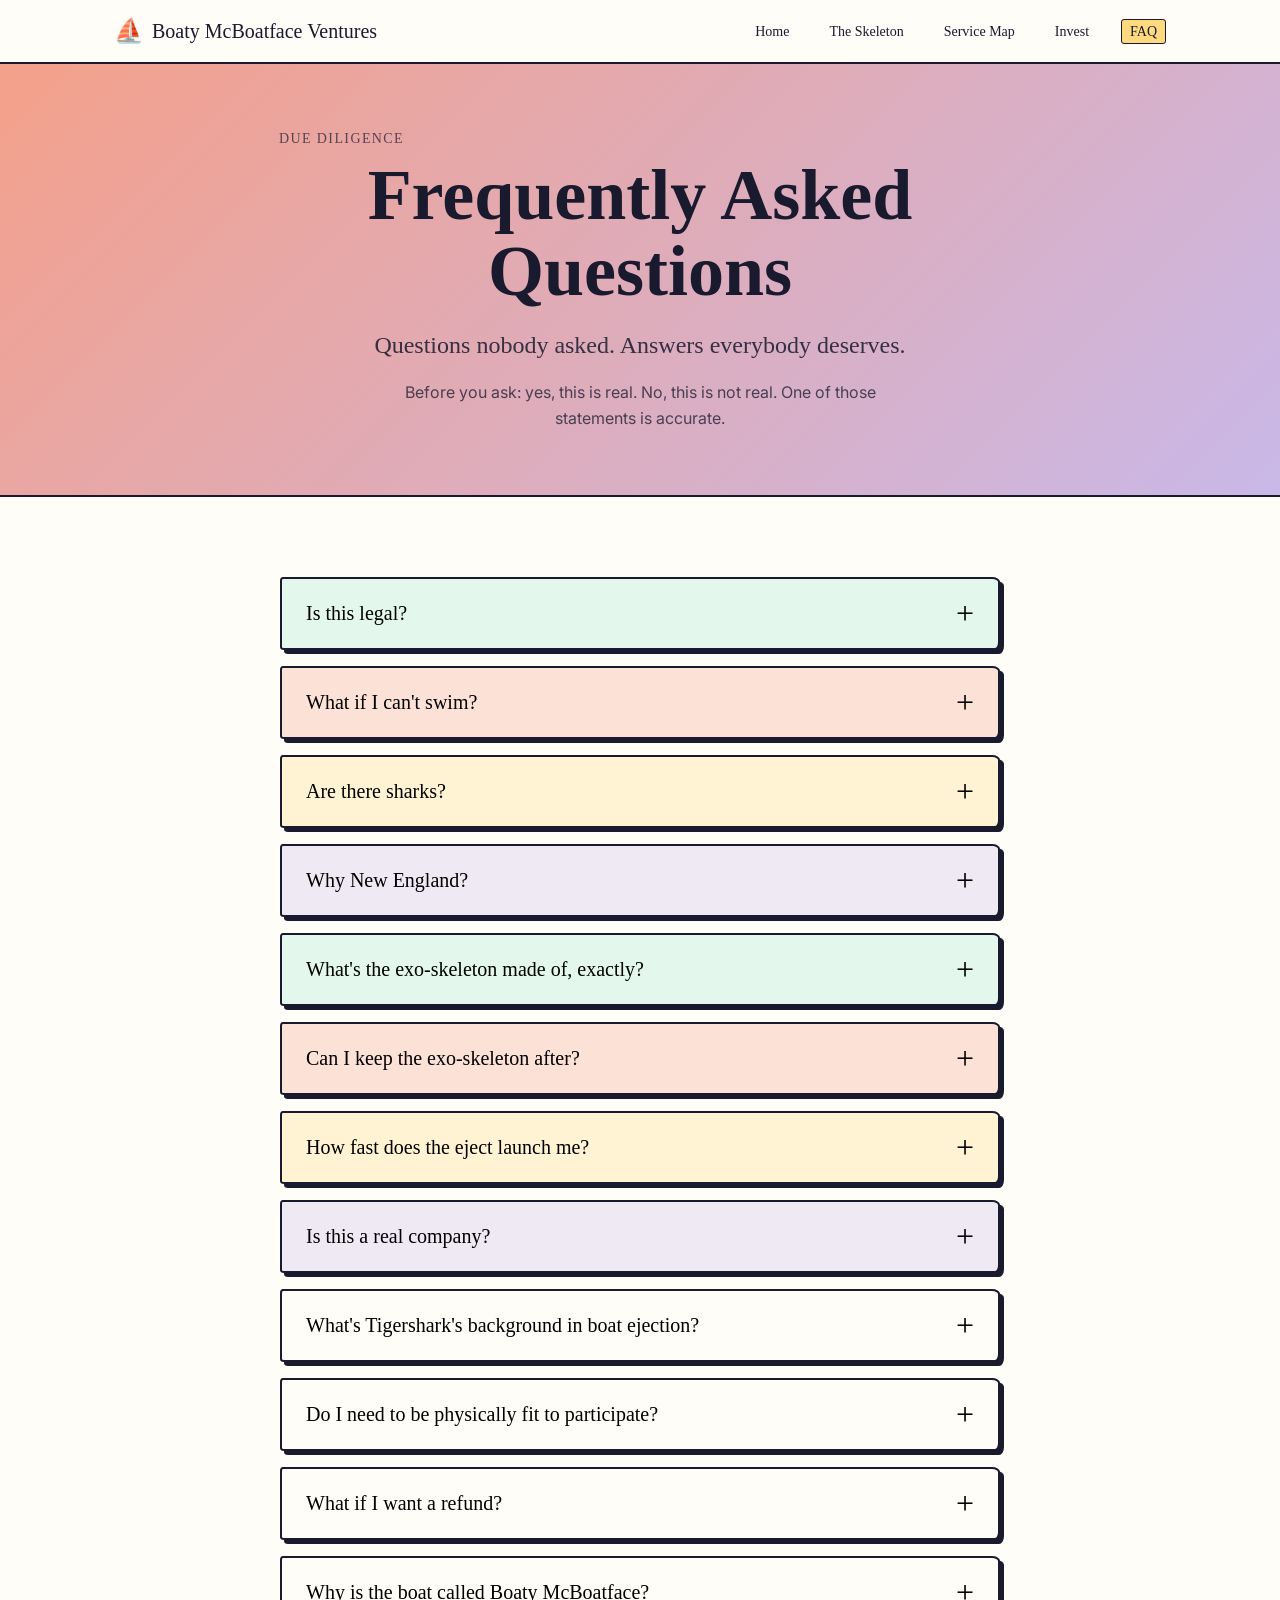
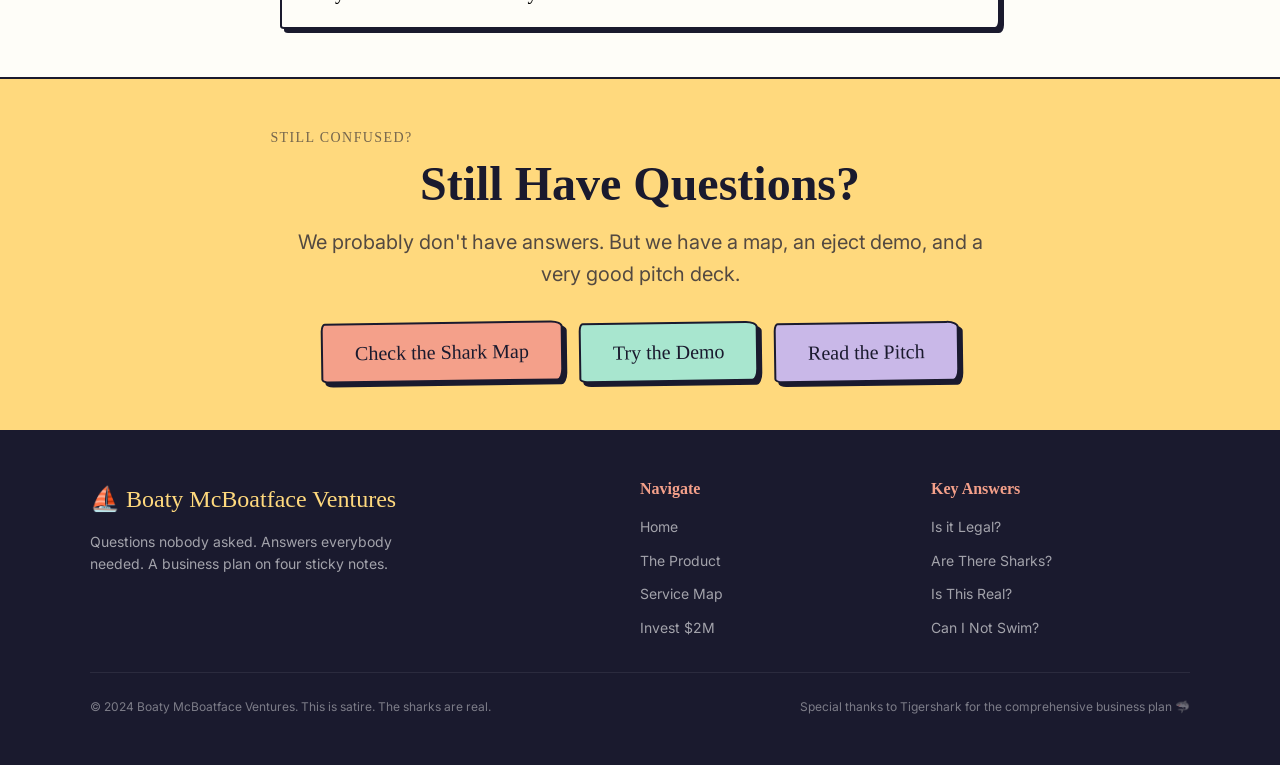
<file: faq.html>
<!DOCTYPE html>
<html lang="en">
<head>
  <meta charset="UTF-8" />
  <meta name="viewport" content="width=device-width, initial-scale=1.0" />
  <meta name="description" content="Boaty McBoatface Ventures FAQ. Questions nobody asked. Answers everybody deserves." />
  <meta property="og:title" content="FAQ - Boaty McBoatface Ventures" />
  <meta property="og:description" content="Is this legal? What about sharks? Why New England? All answered." />
  <title>FAQ - Boaty McBoatface Ventures</title>
  <link rel="icon" href="data:image/svg+xml,<svg xmlns='http://www.w3.org/2000/svg' viewBox='0 0 100 100'><text y='.9em' font-size='90'>⛵</text></svg>" />
  <link rel="preconnect" href="https://fonts.googleapis.com" />
  <link rel="preconnect" href="https://fonts.gstatic.com" crossorigin />
  <link href="https://fonts.googleapis.com/css2?family=Permanent+Marker&family=Inter:wght@400;500;600&display=swap" rel="stylesheet" />
  <link rel="stylesheet" href="css/styles.css" />
</head>
<body>

<nav class="site-nav" role="navigation">
  <div class="nav-inner">
    <a href="index.html" class="nav-logo">
      <span class="logo-emoji" aria-hidden="true">⛵</span>
      Boaty McBoatface Ventures
    </a>
    <button class="nav-menu-btn" aria-label="Toggle menu" aria-expanded="false">
      <span></span><span></span><span></span>
    </button>
    <ul class="nav-links" role="list">
      <li><a href="index.html">Home</a></li>
      <li><a href="product.html">The Skeleton</a></li>
      <li><a href="map.html">Service Map</a></li>
      <li><a href="invest.html">Invest</a></li>
      <li><a href="faq.html" aria-current="page">FAQ</a></li>
    </ul>
  </div>
</nav>

<!-- HERO -->
<section class="faq-hero" aria-label="FAQ hero">
  <div class="container">
    <p class="section-label" style="opacity:0.7;">Due Diligence</p>
    <h1 class="display-giant">Frequently Asked<br>Questions</h1>
    <p style="font-family:var(--font-display); font-size:var(--text-xl); margin: var(--space-4) auto var(--space-4); max-width:55ch; opacity:0.85;">
      Questions nobody asked. Answers everybody deserves.
    </p>
    <p style="font-size:var(--text-base); max-width:52ch; margin: 0 auto; opacity:0.75;">
      Before you ask: yes, this is real. No, this is not real. One of those statements is accurate.
    </p>
  </div>
</section>

<!-- FAQ LIST -->
<section style="background:var(--color-bg); padding: var(--space-12) var(--space-6);" aria-label="FAQ items">
  <div class="container">
    <div class="faq-list" role="list">

      <!-- Q1 -->
      <div class="faq-item" role="listitem">
        <button class="faq-question" aria-expanded="false" aria-controls="faq-1">
          Is this legal?
        </button>
        <div class="faq-answer" id="faq-1" role="region">
          <p>
            Probably. We haven't been arrested yet. We also haven't started operations, which may be a factor.
          </p>
          <p style="margin-top:var(--space-3);">
            From a regulatory standpoint, ejecting customers off a boat into the Atlantic Ocean using a canvas frame likely falls under maritime law, OSHA guidelines for recreational watercraft, and whatever jurisdiction covers "things that displace water." We're looking into it. The sticky note didn't cover this.
          </p>
          <p style="margin-top:var(--space-3);">
            Short answer: we believe so. Medium answer: ask a lawyer. Long answer: see the investor pitch for context on our current regulatory status (optimistic).
          </p>
        </div>
      </div>

      <!-- Q2 -->
      <div class="faq-item" id="legal" role="listitem">
        <button class="faq-question" aria-expanded="false" aria-controls="faq-2">
          What if I can't swim?
        </button>
        <div class="faq-answer" id="faq-2" role="region">
          <p>
            The exo-skeleton handles that. Probably. The Canvas Exo-Skeleton is designed to displace water, which means you should float. The operative word here is "should."
          </p>
          <p style="margin-top:var(--space-3);">
            All ticket tiers include a life jacket. The Bronze tier includes a standard life jacket. Silver includes a premium one. Gold includes a monogrammed one. These are legally required. Probably.
          </p>
          <p style="margin-top:var(--space-3);">
            If you cannot swim and have concerns about being ejected off a boat into shark-adjacent New England waters, we recommend the <a href="product.html">Gold Skeleton</a> for the 10-minute crew retrieval guarantee and the sense of status it provides.
          </p>
        </div>
      </div>

      <!-- Q3 -->
      <div class="faq-item" id="sharks" role="listitem">
        <button class="faq-question" aria-expanded="false" aria-controls="faq-3">
          Are there sharks?
        </button>
        <div class="faq-answer" id="faq-3" role="region">
          <p>
            <a href="map.html">See the map.</a> (Yes.)
          </p>
          <p style="margin-top:var(--space-3);">
            New England shark populations have been increasing, particularly in Maine and Cape Cod waters. The Cape Cod White Shark Conservancy is an actual organization that exists, which tells you something about the shark density near our primary operating zone.
          </p>
          <p style="margin-top:var(--space-3);">
            <strong>Official Boaty McBoatface Ventures Shark Policy:</strong> Sharks are a documented environmental feature of our operating area. The Canvas Exo-Skeleton was designed with water displacement in mind. Whether this displaces sharks along with the water is an active area of R&D.
          </p>
          <p style="margin-top:var(--space-3);">
            Vermont has zero sharks. We do not operate in Vermont. Vermont is landlocked. We include it on the map for completeness and state pride.
          </p>
        </div>
      </div>

      <!-- Q4 -->
      <div class="faq-item" role="listitem">
        <button class="faq-question" aria-expanded="false" aria-controls="faq-4">
          Why New England?
        </button>
        <div class="faq-answer" id="faq-4" role="region">
          <p>
            It was the only region on the sticky note. The yellow sticky note in the original business plan features a hand-drawn coastline that was subsequently identified as New England. This was a binding business decision.
          </p>
          <p style="margin-top:var(--space-3);">
            We've considered expanding to other regions (the Gulf Coast, the Pacific Northwest, international waters) but the sticky note is the source document. Until we get a Series A and a second sticky note, New England is the market.
          </p>
          <p style="margin-top:var(--space-3);">
            Also: New England has excellent boat culture, a robust lobster industry (unrelated), and the highest concentration of people who own Patagonia fleeces. These people will try anything.
          </p>
        </div>
      </div>

      <!-- Q5 -->
      <div class="faq-item" role="listitem">
        <button class="faq-question" aria-expanded="false" aria-controls="faq-5">
          What's the exo-skeleton made of, exactly?
        </button>
        <div class="faq-answer" id="faq-5" role="region">
          <p>
            Canvas. Hence the name: <em>Canvas</em> Exo-Skeleton.
          </p>
          <p style="margin-top:var(--space-3);">
            Per the original purple sticky note, the frame is constructed of canvas with handles on either side. The interior accommodates a person. The sides are designed to create displacement when submerged. The diagram clearly shows a person lying inside what appears to be a canvas-framed apparatus with rigid side handles.
          </p>
          <p style="margin-top:var(--space-3);">
            The Gold tier adds gold plating. This is aesthetic only. The canvas does not respond to gold. We tried this conceptually. It still displaces water at the same rate. The gold is for the look.
          </p>
        </div>
      </div>

      <!-- Q6 -->
      <div class="faq-item" role="listitem">
        <button class="faq-question" aria-expanded="false" aria-controls="faq-6">
          Can I keep the exo-skeleton after?
        </button>
        <div class="faq-answer" id="faq-6" role="region">
          <p>
            No. Well, maybe. Ask us again after the eject.
          </p>
          <p style="margin-top:var(--space-3);">
            Officially: the Canvas Exo-Skeleton is rental equipment. You wear it, you get ejected, we retrieve it. It is then sanitized and made available to the next customer.
          </p>
          <p style="margin-top:var(--space-3);">
            Unofficially: we haven't manufactured any yet, so the concept of "keeping" one is hypothetical. If you'd like to be first in line to potentially purchase a prototype, that's what the <a href="invest.html">$2M investment round</a> is for.
          </p>
        </div>
      </div>

      <!-- Q7 -->
      <div class="faq-item" role="listitem">
        <button class="faq-question" aria-expanded="false" aria-controls="faq-7">
          How fast does the eject launch me?
        </button>
        <div class="faq-answer" id="faq-7" role="region">
          <p>
            Fast. Very fast. We don't have numbers.
          </p>
          <p style="margin-top:var(--space-3);">
            The eject mechanism is listed in our budget at $100,000. This covers the engineering, fabrication, and calibration of whatever system launches customers off the aft deck. We have not yet designed it. We have allocated funds for it.
          </p>
          <p style="margin-top:var(--space-3);">
            What we can say with confidence: it will be fast enough to clear the stern, high enough to generate a satisfying arc, and slow enough that the exo-skeleton has time to orient itself for optimal water displacement.
          </p>
          <p style="margin-top:var(--space-3);">
            For a live preview of the eject arc, <a href="index.html#eject-demo">try the interactive demo</a>. That's accurate. We think.
          </p>
        </div>
      </div>

      <!-- Q8 -->
      <div class="faq-item" role="listitem">
        <button class="faq-question" aria-expanded="false" aria-controls="faq-8">
          Is this a real company?
        </button>
        <div class="faq-answer" id="faq-8" role="region">
          <p>
            Spiritually, yes. Legally, we're working on it.
          </p>
          <p style="margin-top:var(--space-3);">
            The origin story is completely true: one week of assigned work, delivered as four sticky notes via text message, describing a boat ejection tourism company serving New England. The business plan is real. The sticky notes are real. The company is in the early stages of being real.
          </p>
          <p style="margin-top:var(--space-3);">
            This website is a parody. But so was every great idea before it was a real one. The sticky note is the origin document. We stand by it.
          </p>
          <p style="margin-top:var(--space-3);">
            <strong>To be explicit:</strong> This is satire. Please do not purchase a canvas exo-skeleton. Please do not get ejected off a boat. Please do not approach sharks. The map is real. The risk is real. The company is not (yet).
          </p>
        </div>
      </div>

      <!-- Q9 -->
      <div class="faq-item" role="listitem">
        <button class="faq-question" aria-expanded="false" aria-controls="faq-9">
          What's Tigershark's background in boat ejection?
        </button>
        <div class="faq-answer" id="faq-9" role="region">
          <p>
            Tigershark had one week to develop a business plan and delivered it via sticky notes. That's the background. That's the experience. That's the founder story.
          </p>
          <p style="margin-top:var(--space-3);">
            In venture capital, founder stories are everything. Tigershark saw a gap in the market (specifically, the zero-person gap in the canvas exo-skeleton boat ejection tourism vertical) and spent exactly one week filling it conceptually. Four sticky notes. One week. Zero hesitation.
          </p>
          <p style="margin-top:var(--space-3);">
            If you're looking for prior experience in maritime tourism, canvas manufacturing, or ejection mechanics: none documented. If you're looking for vision: four sticky notes worth.
          </p>
        </div>
      </div>

      <!-- Q10 (bonus) -->
      <div class="faq-item" role="listitem">
        <button class="faq-question" aria-expanded="false" aria-controls="faq-10">
          Do I need to be physically fit to participate?
        </button>
        <div class="faq-answer" id="faq-10" role="region">
          <p>
            Unknown. The exo-skeleton is designed to hold a person. The specifications say "a person", not a specific kind of person. This is by design. Inclusivity is a company value.
          </p>
          <p style="margin-top:var(--space-3);">
            What we can confirm: the eject mechanism will launch customers regardless of fitness level. The canvas exo-skeleton will displace water regardless of fitness level. The sharks will be sharks regardless of fitness level.
          </p>
          <p style="margin-top:var(--space-3);">
            We recommend basic swimming ability, comfort with open water, and a willingness to be retrieved by a crew member within whatever the retrieval window is for your ticket tier. But honestly, the whole thing is hypothetical right now anyway.
          </p>
        </div>
      </div>

      <!-- Q11 -->
      <div class="faq-item" role="listitem">
        <button class="faq-question" aria-expanded="false" aria-controls="faq-11">
          What if I want a refund?
        </button>
        <div class="faq-answer" id="faq-11" role="region">
          <p>
            You've already been ejected. The experience has occurred. There is no refund policy that addresses post-ejection regret.
          </p>
          <p style="margin-top:var(--space-3);">
            Pre-ejection refunds are theoretically available within 24 hours of booking, provided the boat has not yet departed the dock, you have not yet been fitted with the exo-skeleton, and the eject mechanism has not been primed.
          </p>
          <p style="margin-top:var(--space-3);">
            Post-ejection: you received the service. You displaced water. You were retrieved. The sharks did not get you. We consider this a successful outcome.
          </p>
        </div>
      </div>

      <!-- Q12 -->
      <div class="faq-item" role="listitem">
        <button class="faq-question" aria-expanded="false" aria-controls="faq-12">
          Why is the boat called Boaty McBoatface?
        </button>
        <div class="faq-answer" id="faq-12" role="region">
          <p>
            In 2016, the British National Environment Research Council ran a public vote to name a new polar research vessel. The public voted overwhelmingly for "Boaty McBoatface." The council named the ship the RRS Sir David Attenborough and assigned the name Boaty McBoatface to a small submarine. This is real. This happened.
          </p>
          <p style="margin-top:var(--space-3);">
            Our founder is deeply aware of this event and considers it an inspiration. If a submarine can carry the Boaty McBoatface legacy into the deep ocean, a New England ejection tourism vessel can carry it into the Atlantic.
          </p>
          <p style="margin-top:var(--space-3);">
            Also: it was the name on the sticky note. This was binding.
          </p>
        </div>
      </div>

    </div>
  </div>
</section>

<!-- STILL HAVE QUESTIONS -->
<section style="background:var(--color-yellow); border-top:var(--border-sketch); padding:var(--space-12) var(--space-6); text-align:center;" aria-label="Contact section">
  <div class="container">
    <p class="section-label">Still Confused?</p>
    <h2 class="section-title">Still Have Questions?</h2>
    <p class="section-subtitle" style="margin: 0 auto var(--space-8);">
      We probably don't have answers. But we have a map, an eject demo, and a very good pitch deck.
    </p>
    <div style="display:flex; gap:var(--space-4); justify-content:center; flex-wrap:wrap;">
      <a href="map.html" class="btn btn-primary">Check the Shark Map</a>
      <a href="index.html#eject-demo" class="btn btn-secondary">Try the Demo</a>
      <a href="invest.html" class="btn btn-lavender" style="background:var(--color-lavender);">Read the Pitch</a>
    </div>
  </div>
</section>

<!-- FOOTER -->
<footer class="site-footer">
  <div class="footer-inner">
    <div class="footer-brand">
      <div class="logo">⛵ Boaty McBoatface Ventures</div>
      <p>Questions nobody asked. Answers everybody needed. A business plan on four sticky notes.</p>
    </div>
    <div class="footer-col">
      <h4>Navigate</h4>
      <ul role="list">
        <li><a href="index.html">Home</a></li>
        <li><a href="product.html">The Product</a></li>
        <li><a href="map.html">Service Map</a></li>
        <li><a href="invest.html">Invest $2M</a></li>
      </ul>
    </div>
    <div class="footer-col">
      <h4>Key Answers</h4>
      <ul role="list">
        <li><a href="#faq-1">Is it Legal?</a></li>
        <li><a href="#sharks">Are There Sharks?</a></li>
        <li><a href="#faq-8">Is This Real?</a></li>
        <li><a href="#legal">Can I Not Swim?</a></li>
      </ul>
    </div>
  </div>
  <div class="footer-bottom">
    <span>© 2024 Boaty McBoatface Ventures. This is satire. The sharks are real.</span>
    <span>Special thanks to Tigershark for the comprehensive business plan 🦈</span>
  </div>
</footer>

<script src="js/main.js" defer></script>
</body>
</html>
</file>
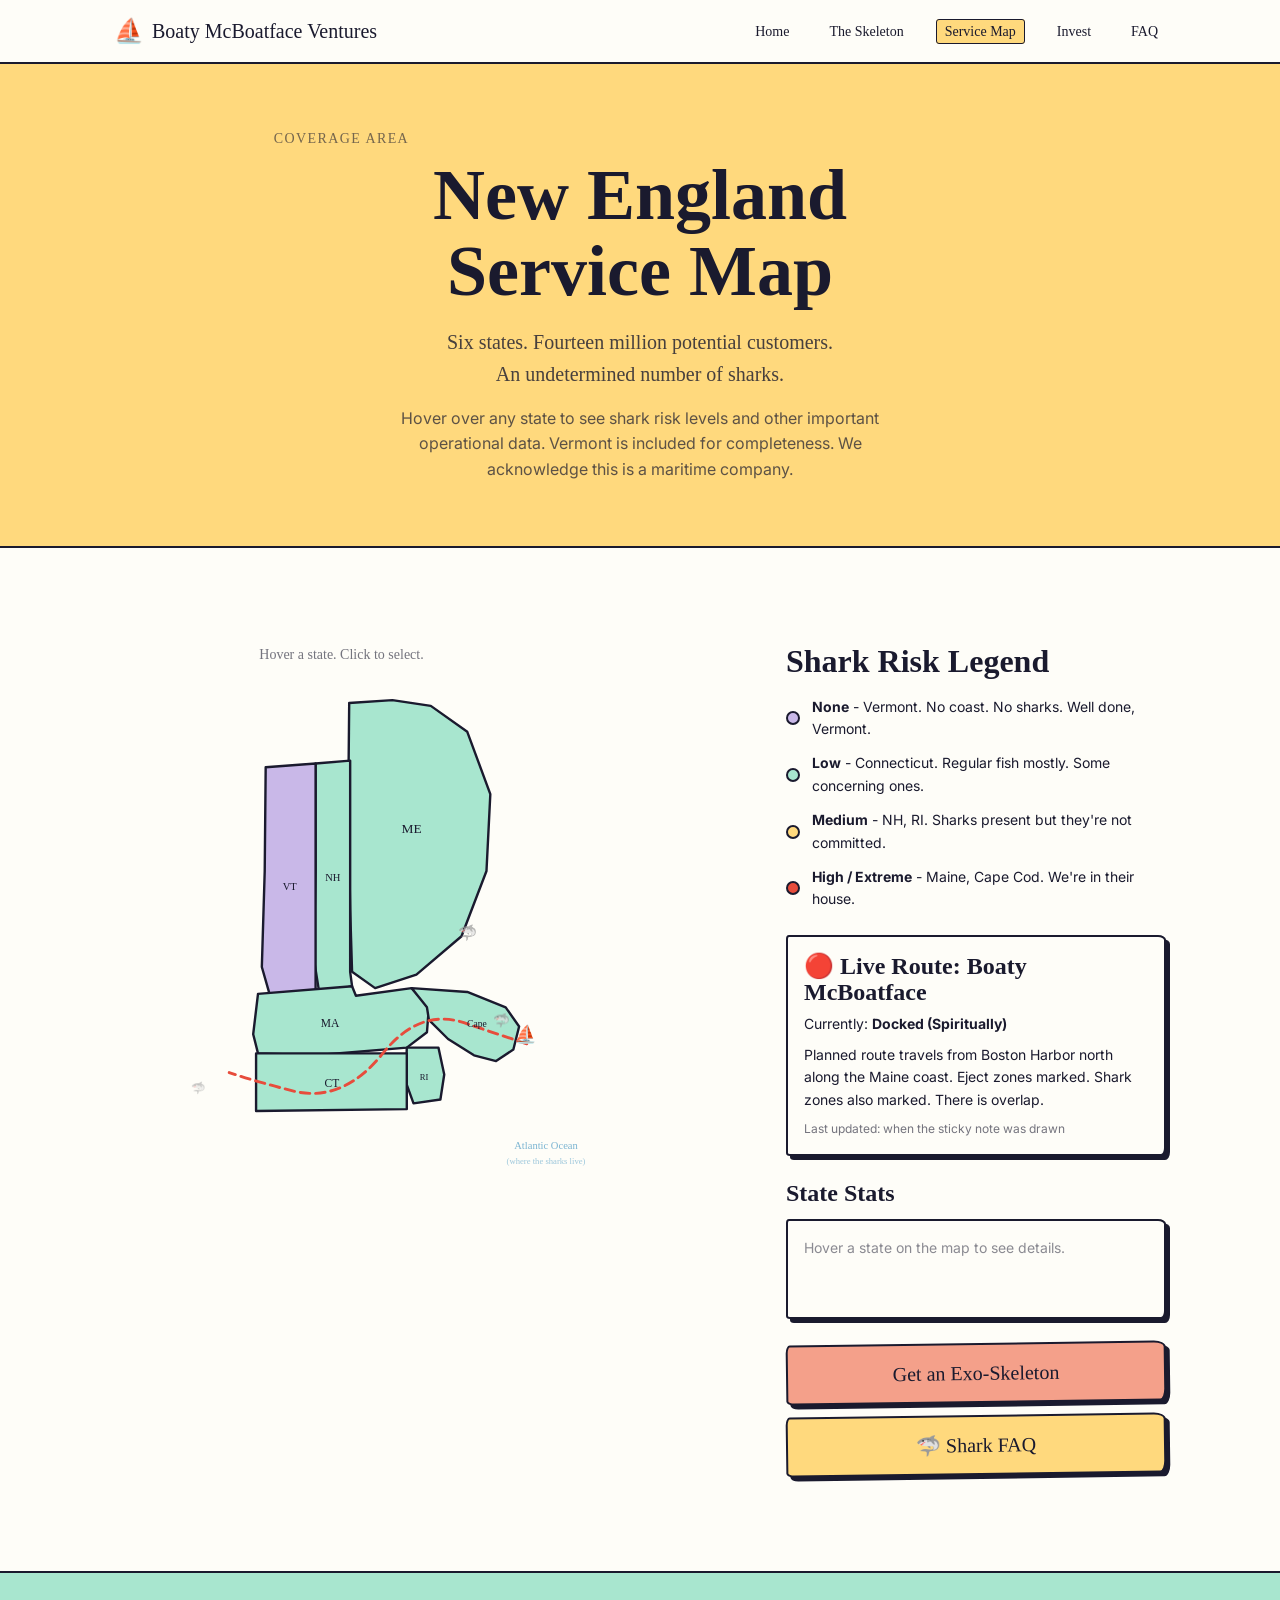
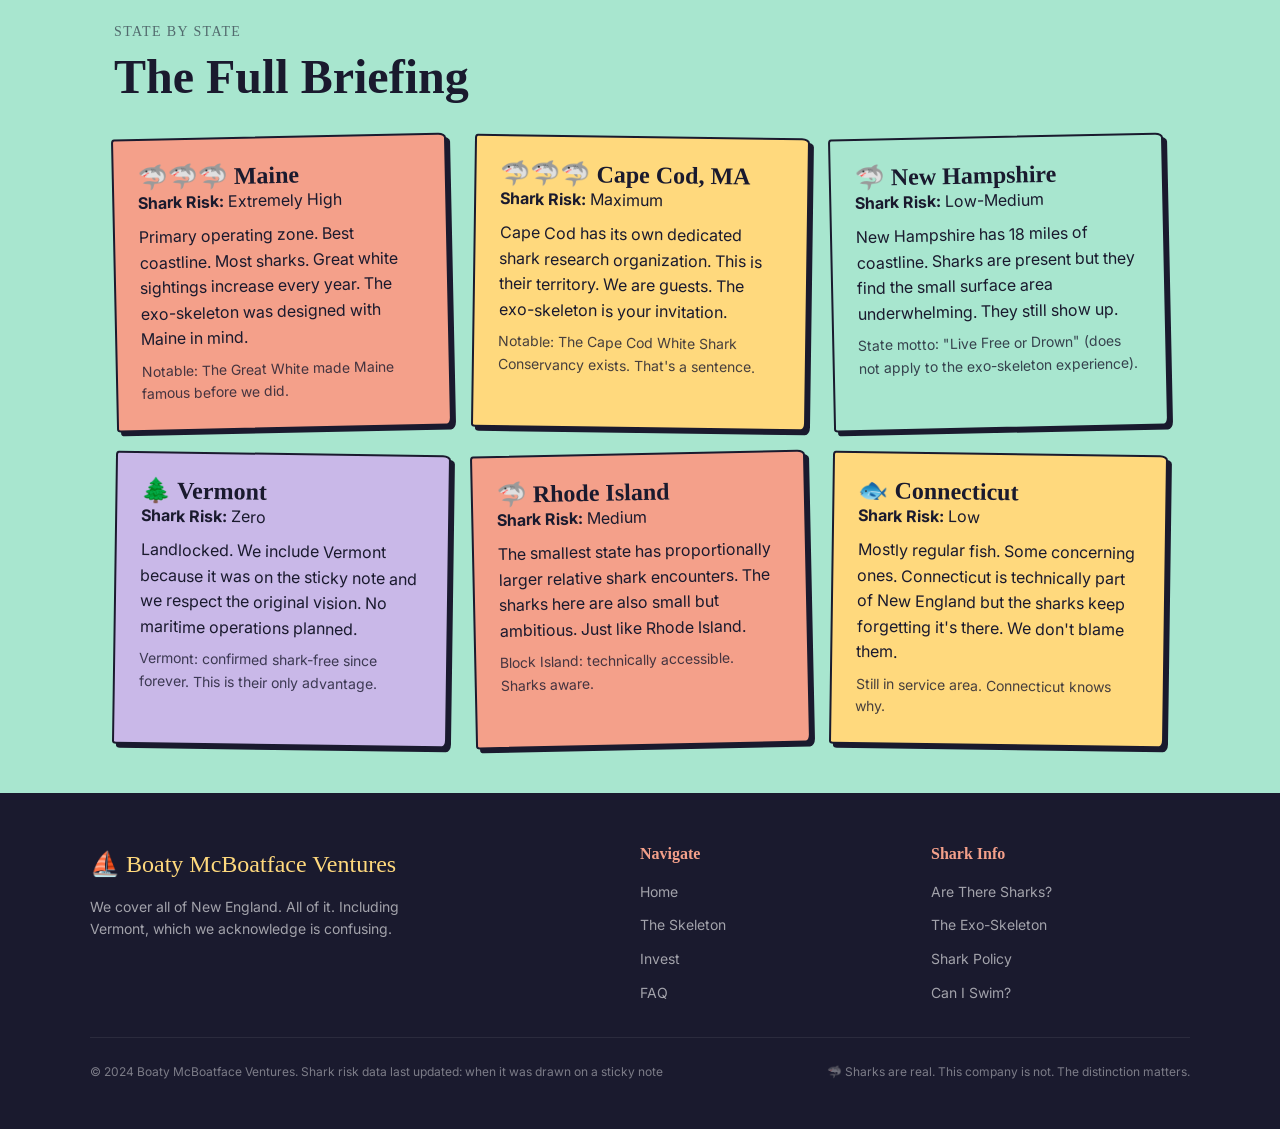
<file: map.html>
<!DOCTYPE html>
<html lang="en">
<head>
  <meta charset="UTF-8" />
  <meta name="viewport" content="width=device-width, initial-scale=1.0" />
  <meta name="description" content="Boaty McBoatface Ventures New England Service Area. Six states. Live shark risk indicators. One route." />
  <meta property="og:title" content="New England Service Map - Boaty McBoatface Ventures" />
  <meta property="og:description" content="We cover all of New England. All of it. Including the sharks." />
  <title>New England Service Map - Boaty McBoatface Ventures</title>
  <link rel="icon" href="data:image/svg+xml,<svg xmlns='http://www.w3.org/2000/svg' viewBox='0 0 100 100'><text y='.9em' font-size='90'>⛵</text></svg>" />
  <link rel="preconnect" href="https://fonts.googleapis.com" />
  <link rel="preconnect" href="https://fonts.gstatic.com" crossorigin />
  <link href="https://fonts.googleapis.com/css2?family=Permanent+Marker&family=Inter:wght@400;500;600&display=swap" rel="stylesheet" />
  <link rel="stylesheet" href="css/styles.css" />
</head>
<body>

<nav class="site-nav" role="navigation">
  <div class="nav-inner">
    <a href="index.html" class="nav-logo">
      <span class="logo-emoji" aria-hidden="true">⛵</span>
      Boaty McBoatface Ventures
    </a>
    <button class="nav-menu-btn" aria-label="Toggle menu" aria-expanded="false">
      <span></span><span></span><span></span>
    </button>
    <ul class="nav-links" role="list">
      <li><a href="index.html">Home</a></li>
      <li><a href="product.html">The Skeleton</a></li>
      <li><a href="map.html" aria-current="page">Service Map</a></li>
      <li><a href="invest.html">Invest</a></li>
      <li><a href="faq.html">FAQ</a></li>
    </ul>
  </div>
</nav>

<!-- HERO -->
<section class="map-hero" aria-label="Map page hero">
  <div class="container">
    <p class="section-label">Coverage Area</p>
    <h1 class="display-giant">New England<br>Service Map</h1>
    <p style="font-size:var(--text-lg); max-width:55ch; margin: var(--space-4) auto; font-family:var(--font-display); opacity:0.8;">
      Six states. Fourteen million potential customers.<br>
      An undetermined number of sharks.
    </p>
    <p style="font-size:var(--text-base); max-width:52ch; margin: 0 auto; opacity:0.7;">
      Hover over any state to see shark risk levels and other important operational data.
      Vermont is included for completeness. We acknowledge this is a maritime company.
    </p>
  </div>
</section>

<!-- MAP + SIDEBAR -->
<section style="padding: var(--space-12) 0;" aria-label="Interactive map section">
  <div class="map-layout">

    <!-- SVG MAP -->
    <div>
      <p style="font-family:var(--font-display); font-size:var(--text-sm); opacity:0.6; margin-bottom:var(--space-3); text-align:center;">Hover a state. Click to select.</p>
      <svg id="ne-map"
           viewBox="0 0 500 560"
           xmlns="http://www.w3.org/2000/svg"
           role="img"
           aria-label="New England states map with shark risk indicators">

        <!-- MAINE - high shark risk -->
        <path data-state="maine"
              data-label="Maine 🦈🦈🦈"
              data-shark-level="🦈🦈🦈 Extremely High"
              data-quip="Where great whites come for vacation. Also lobsters."
              d="M 245,25 L 290,22 L 330,28 L 368,55 L 392,120 L 388,200 L 362,268 L 315,308 L 272,322 L 248,305 L 246,240 L 244,130 Z"
              tabindex="0" aria-label="Maine - Shark Risk: Extremely High"/>

        <!-- NEW HAMPSHIRE - medium shark risk -->
        <path data-state="new-hampshire"
              data-label="New Hampshire 🦈"
              data-shark-level="🦈 Low-Medium"
              data-quip="Small coastline. The sharks barely bother. Barely."
              d="M 210,88 L 246,85 L 246,305 L 248,320 L 214,328 L 208,290 L 210,200 Z"
              tabindex="0" aria-label="New Hampshire - Shark Risk: Low-Medium"/>

        <!-- VERMONT - no sharks (landlocked) -->
        <path data-state="vermont"
              data-label="Vermont 🌲"
              data-shark-level="✅ Zero (Landlocked)"
              data-quip="Absolutely no sharks. Maximum maple syrup. One of these is dangerous."
              d="M 158,92 L 210,88 L 210,328 L 162,328 L 154,300 L 157,200 Z"
              tabindex="0" aria-label="Vermont - Shark Risk: Zero (landlocked)"/>

        <!-- MASSACHUSETTS main body + cape -->
        <path data-state="massachusetts"
              data-label="Massachusetts 🦈🦈"
              data-shark-level="🦈🦈 High (Cape: Extreme)"
              data-quip="Home of the Cape Cod White Shark Conservancy. They are conserving them. For you."
              d="M 150,328 L 248,320 L 252,330 L 310,322 L 328,342 L 326,368 L 305,384 L 210,392 L 150,390 L 145,370 Z"
              tabindex="0" aria-label="Massachusetts - Shark Risk: High"/>

        <!-- CAPE COD (part of MA, separate path for effect) -->
        <path data-state="massachusetts"
              data-label="Massachusetts - Cape Cod 🦈🦈🦈"
              data-shark-level="🦈🦈🦈 MAXIMUM SHARK"
              data-quip="This is their territory. You are the guest. Dress accordingly."
              d="M 310,322 L 368,326 L 408,342 L 422,362 L 416,386 L 398,398 L 375,392 L 348,375 L 328,355 L 326,342 Z"
              tabindex="0" aria-label="Cape Cod - Maximum shark risk"/>

        <!-- RHODE ISLAND - medium -->
        <path data-state="rhode-island"
              data-label="Rhode Island 🦈"
              data-shark-level="🦈 Medium"
              data-quip="The smallest state. The sharks here are proportionally larger. It's perspective."
              d="M 305,384 L 338,384 L 344,412 L 340,438 L 312,442 L 304,420 Z"
              tabindex="0" aria-label="Rhode Island - Shark Risk: Medium"/>

        <!-- CONNECTICUT - low -->
        <path data-state="connecticut"
              data-label="Connecticut 🐟"
              data-shark-level="🐟 Low (mostly regular fish)"
              data-quip="Technically part of New England. The sharks keep forgetting."
              d="M 148,390 L 305,390 L 305,448 L 148,450 Z"
              tabindex="0" aria-label="Connecticut - Shark Risk: Low"/>

        <!-- Boaty McBoatface route (animated dashed line) -->
        <path class="route-line"
              d="M 430,380 Q 400,370 370,360 Q 320,340 280,390 Q 240,440 190,430 Q 150,420 120,410"
              aria-label="Boaty McBoatface planned route"/>

        <!-- Boat icon on route -->
        <text x="418" y="376" font-size="18" aria-label="Boat position">⛵</text>

        <!-- Shark icons in high-risk zones -->
        <text x="358" y="270" font-size="16" opacity="0.7" aria-hidden="true">🦈</text>
        <text x="395" y="360" font-size="14" opacity="0.7" aria-hidden="true">🦈</text>
        <text x="80"  y="430" font-size="12" opacity="0.5" aria-hidden="true">🦈</text>

        <!-- State labels -->
        <text x="310" y="160" text-anchor="middle" font-family="'Permanent Marker',cursive" font-size="14" fill="#1A1A2E" pointer-events="none">ME</text>
        <text x="228" y="210" text-anchor="middle" font-family="'Permanent Marker',cursive" font-size="11" fill="#1A1A2E" pointer-events="none">NH</text>
        <text x="183" y="220" text-anchor="middle" font-family="'Permanent Marker',cursive" font-size="11" fill="#1A1A2E" pointer-events="none">VT</text>
        <text x="225" y="362" text-anchor="middle" font-family="'Permanent Marker',cursive" font-size="12" fill="#1A1A2E" pointer-events="none">MA</text>
        <text x="378" y="362" text-anchor="middle" font-family="'Permanent Marker',cursive" font-size="10" fill="#1A1A2E" pointer-events="none">Cape</text>
        <text x="323" y="418" text-anchor="middle" font-family="'Permanent Marker',cursive" font-size="9" fill="#1A1A2E" pointer-events="none">RI</text>
        <text x="227" y="425" text-anchor="middle" font-family="'Permanent Marker',cursive" font-size="12" fill="#1A1A2E" pointer-events="none">CT</text>

        <!-- Water area label -->
        <text x="450" y="490" text-anchor="middle" font-family="'Permanent Marker',cursive" font-size="11" fill="#5BA3C9" opacity="0.8">Atlantic Ocean</text>
        <text x="450" y="505" text-anchor="middle" font-family="'Permanent Marker',cursive" font-size="9" fill="#5BA3C9" opacity="0.6">(where the sharks live)</text>

      </svg>
    </div>

    <!-- SIDEBAR -->
    <div class="map-sidebar">
      <h3>Shark Risk Legend</h3>
      <div class="shark-legend" aria-label="Shark risk level legend">
        <div class="shark-row">
          <div class="shark-dot none"></div>
          <span><strong>None</strong> - Vermont. No coast. No sharks. Well done, Vermont.</span>
        </div>
        <div class="shark-row">
          <div class="shark-dot low"></div>
          <span><strong>Low</strong> - Connecticut. Regular fish mostly. Some concerning ones.</span>
        </div>
        <div class="shark-row">
          <div class="shark-dot medium"></div>
          <span><strong>Medium</strong> - NH, RI. Sharks present but they're not committed.</span>
        </div>
        <div class="shark-row">
          <div class="shark-dot high"></div>
          <span><strong>High / Extreme</strong> - Maine, Cape Cod. We're in their house.</span>
        </div>
      </div>

      <div class="route-info">
        <h4>🔴 Live Route: Boaty McBoatface</h4>
        <p>Currently: <strong>Docked (Spiritually)</strong></p>
        <p style="margin-top:var(--space-2);">Planned route travels from Boston Harbor north along the Maine coast. Eject zones marked. Shark zones also marked. There is overlap.</p>
        <p style="margin-top:var(--space-2); font-size:var(--text-xs); opacity:0.6;">Last updated: when the sticky note was drawn</p>
      </div>

      <div style="margin-top: var(--space-6);">
        <h4 style="font-family: var(--font-display); margin-bottom: var(--space-3);">State Stats</h4>
        <div id="state-detail" style="font-size:var(--text-sm); border: var(--border-sketch); border-radius: var(--radius-sm); padding: var(--space-4); background: var(--color-bg); box-shadow: var(--shadow-sketch); min-height: 100px; font-family: var(--font-display);">
          <p style="opacity:0.5; font-family: var(--font-body);">Hover a state on the map to see details.</p>
        </div>
      </div>

      <div style="margin-top: var(--space-6); display:flex; flex-direction:column; gap: var(--space-3);">
        <a href="product.html" class="btn btn-primary" style="text-align:center;">Get an Exo-Skeleton</a>
        <a href="faq.html#sharks" class="btn btn-yellow" style="text-align:center;">🦈 Shark FAQ</a>
      </div>
    </div>
  </div>
</section>

<!-- STATE DETAIL SECTION -->
<section style="background: var(--color-mint); border-top: var(--border-sketch); border-bottom: var(--border-sketch); padding: var(--space-12) var(--space-6);" aria-label="State details">
  <div class="container">
    <p class="section-label">State By State</p>
    <h2 class="section-title">The Full Briefing</h2>
    <div style="display:grid; grid-template-columns: repeat(auto-fit, minmax(280px, 1fr)); gap: var(--space-6); margin-top: var(--space-8);">

      <div class="sticky-card sticky-salmon" role="article">
        <h3 style="font-size:var(--text-xl);">🦈🦈🦈 Maine</h3>
        <p><strong>Shark Risk:</strong> Extremely High</p>
        <p style="margin-top:var(--space-2);">Primary operating zone. Best coastline. Most sharks. Great white sightings increase every year. The exo-skeleton was designed with Maine in mind.</p>
        <p style="margin-top:var(--space-2); font-size:var(--text-sm); opacity:0.8;">Notable: The Great White made Maine famous before we did.</p>
      </div>

      <div class="sticky-card sticky-yellow" role="article">
        <h3 style="font-size:var(--text-xl);">🦈🦈🦈 Cape Cod, MA</h3>
        <p><strong>Shark Risk:</strong> Maximum</p>
        <p style="margin-top:var(--space-2);">Cape Cod has its own dedicated shark research organization. This is their territory. We are guests. The exo-skeleton is your invitation.</p>
        <p style="margin-top:var(--space-2); font-size:var(--text-sm); opacity:0.8;">Notable: The Cape Cod White Shark Conservancy exists. That's a sentence.</p>
      </div>

      <div class="sticky-card sticky-mint" role="article">
        <h3 style="font-size:var(--text-xl);">🦈 New Hampshire</h3>
        <p><strong>Shark Risk:</strong> Low-Medium</p>
        <p style="margin-top:var(--space-2);">New Hampshire has 18 miles of coastline. Sharks are present but they find the small surface area underwhelming. They still show up.</p>
        <p style="margin-top:var(--space-2); font-size:var(--text-sm); opacity:0.8;">State motto: "Live Free or Drown" (does not apply to the exo-skeleton experience).</p>
      </div>

      <div class="sticky-card sticky-lavender" role="article">
        <h3 style="font-size:var(--text-xl);">🌲 Vermont</h3>
        <p><strong>Shark Risk:</strong> Zero</p>
        <p style="margin-top:var(--space-2);">Landlocked. We include Vermont because it was on the sticky note and we respect the original vision. No maritime operations planned.</p>
        <p style="margin-top:var(--space-2); font-size:var(--text-sm); opacity:0.8;">Vermont: confirmed shark-free since forever. This is their only advantage.</p>
      </div>

      <div class="sticky-card sticky-salmon" role="article">
        <h3 style="font-size:var(--text-xl);">🦈 Rhode Island</h3>
        <p><strong>Shark Risk:</strong> Medium</p>
        <p style="margin-top:var(--space-2);">The smallest state has proportionally larger relative shark encounters. The sharks here are also small but ambitious. Just like Rhode Island.</p>
        <p style="margin-top:var(--space-2); font-size:var(--text-sm); opacity:0.8;">Block Island: technically accessible. Sharks aware.</p>
      </div>

      <div class="sticky-card sticky-yellow" role="article">
        <h3 style="font-size:var(--text-xl);">🐟 Connecticut</h3>
        <p><strong>Shark Risk:</strong> Low</p>
        <p style="margin-top:var(--space-2);">Mostly regular fish. Some concerning ones. Connecticut is technically part of New England but the sharks keep forgetting it's there. We don't blame them.</p>
        <p style="margin-top:var(--space-2); font-size:var(--text-sm); opacity:0.8;">Still in service area. Connecticut knows why.</p>
      </div>

    </div>
  </div>
</section>

<!-- TOOLTIP (absolute positioned, JS-controlled) -->
<div class="map-tooltip" id="map-tooltip" role="tooltip" aria-live="polite">
  <div class="tt-state"></div>
  <div class="tt-shark"></div>
  <div class="tt-line"></div>
</div>

<!-- FOOTER -->
<footer class="site-footer">
  <div class="footer-inner">
    <div class="footer-brand">
      <div class="logo">⛵ Boaty McBoatface Ventures</div>
      <p>We cover all of New England. All of it. Including Vermont, which we acknowledge is confusing.</p>
    </div>
    <div class="footer-col">
      <h4>Navigate</h4>
      <ul role="list">
        <li><a href="index.html">Home</a></li>
        <li><a href="product.html">The Skeleton</a></li>
        <li><a href="invest.html">Invest</a></li>
        <li><a href="faq.html">FAQ</a></li>
      </ul>
    </div>
    <div class="footer-col">
      <h4>Shark Info</h4>
      <ul role="list">
        <li><a href="faq.html">Are There Sharks?</a></li>
        <li><a href="product.html">The Exo-Skeleton</a></li>
        <li><a href="faq.html#sharks">Shark Policy</a></li>
        <li><a href="faq.html">Can I Swim?</a></li>
      </ul>
    </div>
  </div>
  <div class="footer-bottom">
    <span>© 2024 Boaty McBoatface Ventures. Shark risk data last updated: when it was drawn on a sticky note</span>
    <span>🦈 Sharks are real. This company is not. The distinction matters.</span>
  </div>
</footer>

<script>
  // Extra: update state-detail panel on map hover
  document.addEventListener('DOMContentLoaded', function () {
    var detail = document.getElementById('state-detail');
    var paths = document.querySelectorAll('#ne-map path[data-state]');
    paths.forEach(function (p) {
      p.addEventListener('mouseenter', function () {
        if (!detail) return;
        detail.innerHTML =
          '<strong>' + (p.getAttribute('data-label') || '') + '</strong><br>' +
          '<span style="color:#E74C3C">' + (p.getAttribute('data-shark-level') || '') + '</span><br>' +
          '<span style="opacity:0.7; font-family:var(--font-body); font-size:0.8rem; margin-top:4px; display:block">' +
          (p.getAttribute('data-quip') || '') + '</span>';
      });
    });
  });
</script>
<script src="js/main.js" defer></script>
</body>
</html>
</file>
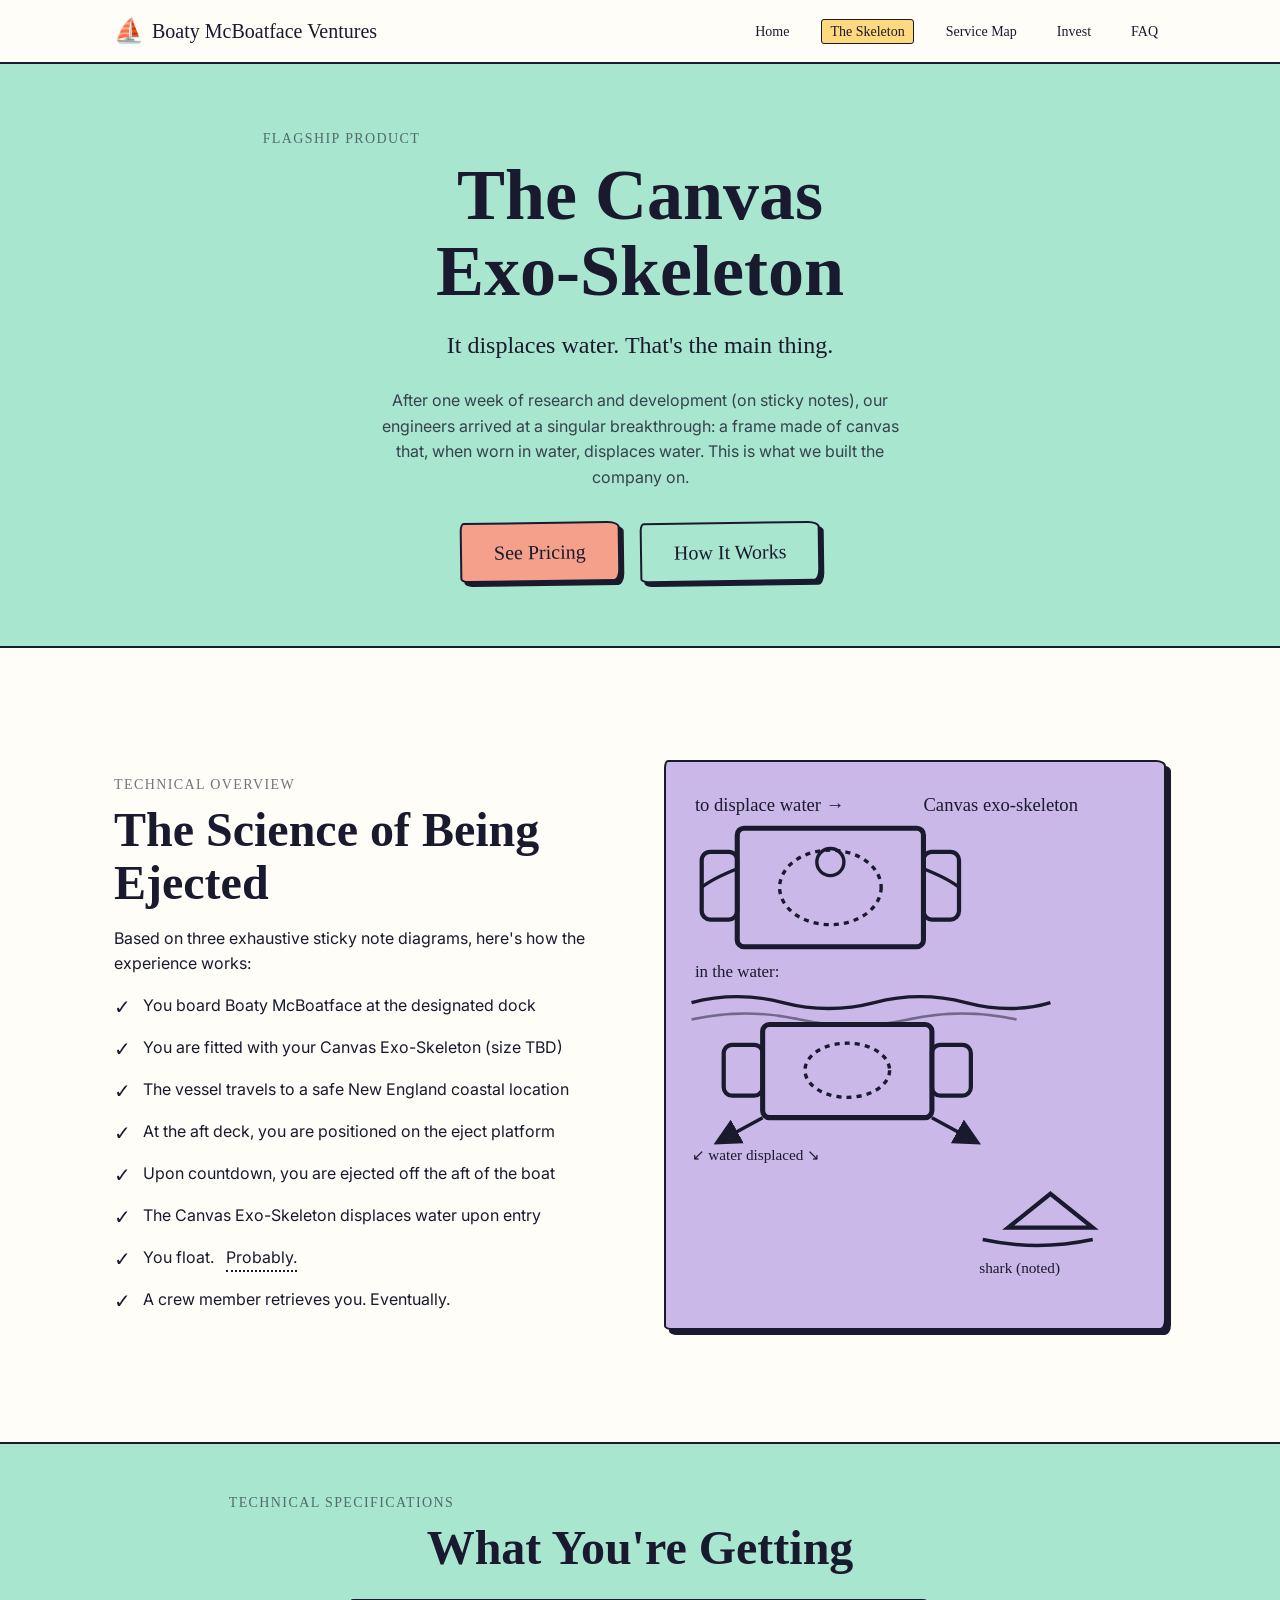
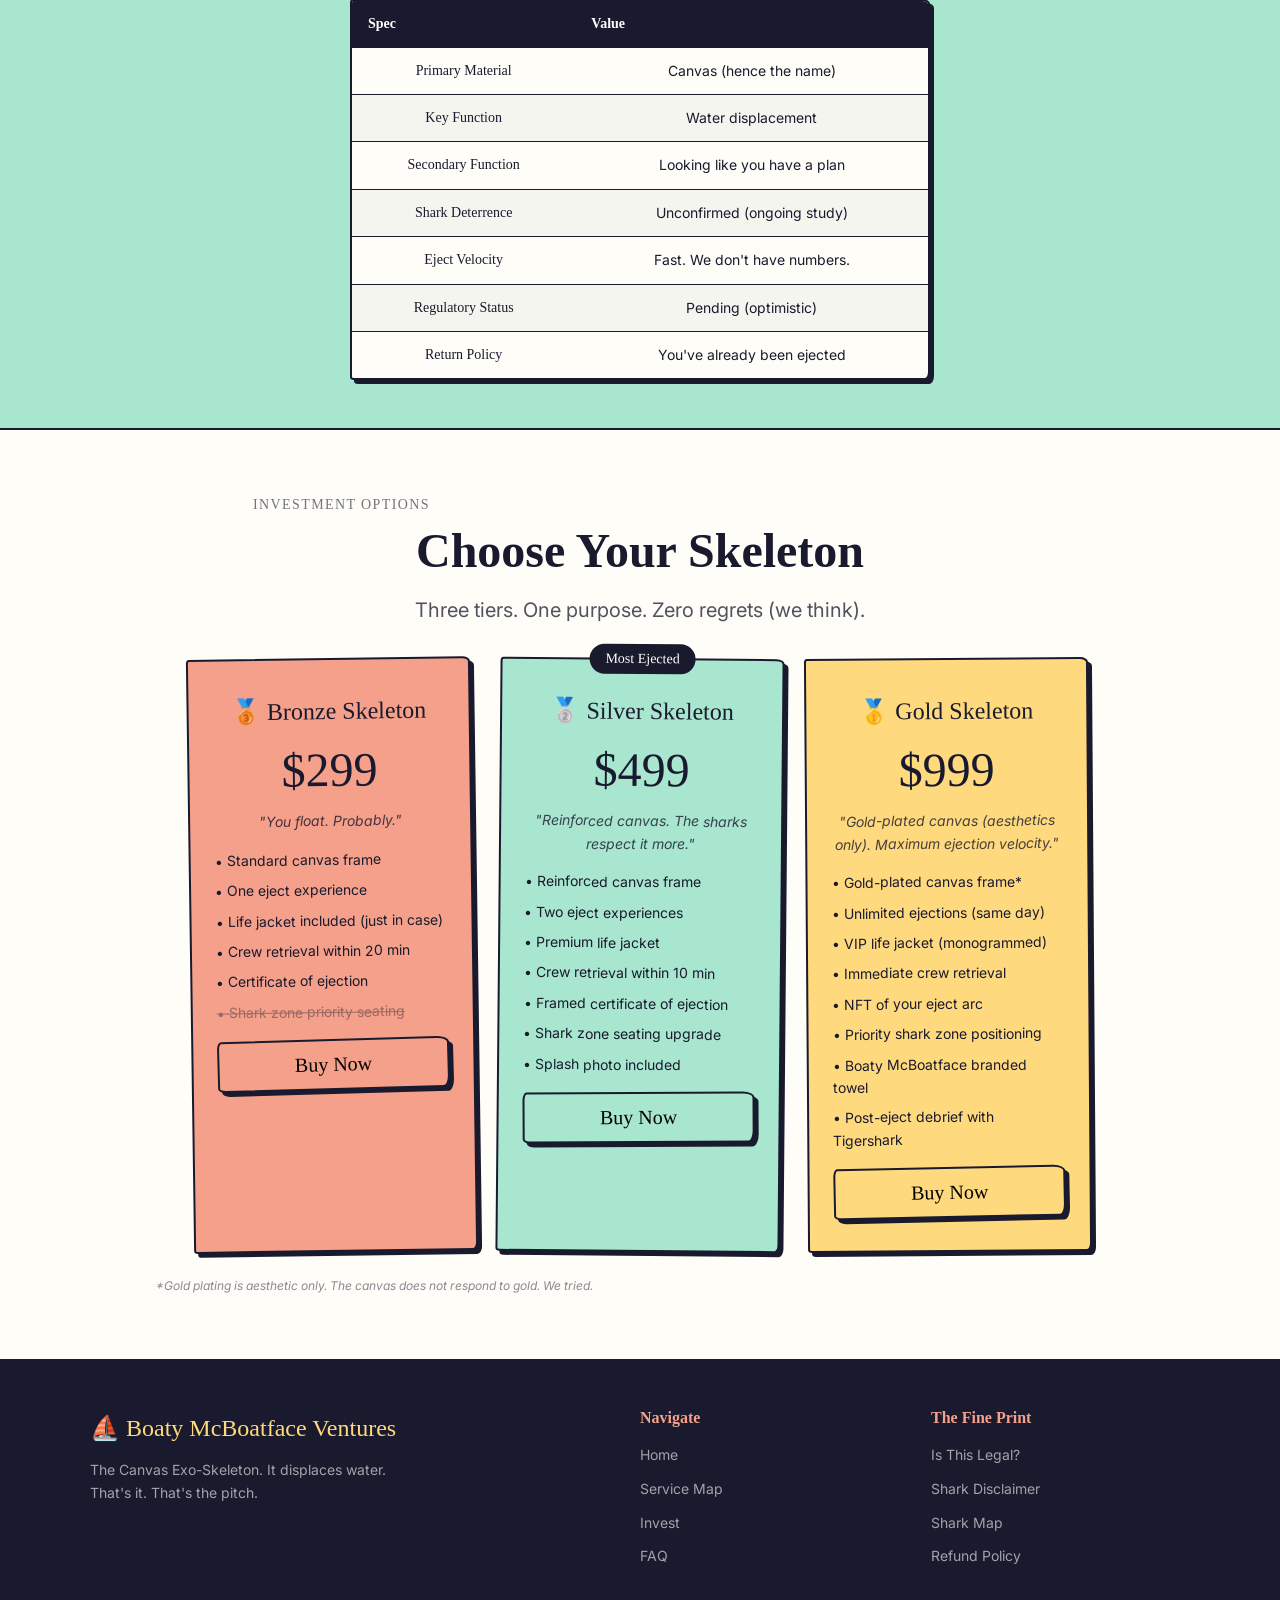
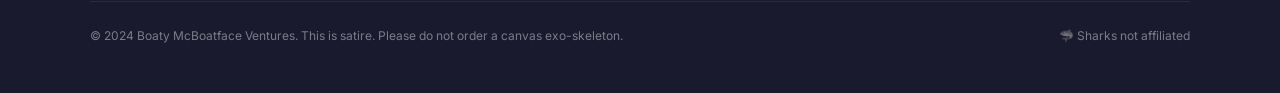
<file: product.html>
<!DOCTYPE html>
<html lang="en">
<head>
  <meta charset="UTF-8" />
  <meta name="viewport" content="width=device-width, initial-scale=1.0" />
  <meta name="description" content="The Canvas Exo-Skeleton by Boaty McBoatface Ventures. It displaces water. That's the main thing." />
  <meta property="og:title" content="The Canvas Exo-Skeleton - Boaty McBoatface Ventures" />
  <meta property="og:description" content="Displaces water. Available in Bronze, Silver, and Gold. Sharks not included." />
  <meta property="og:image" content="assets/images/og-image.png" />
  <title>The Canvas Exo-Skeleton - Boaty McBoatface Ventures</title>
  <link rel="icon" href="data:image/svg+xml,<svg xmlns='http://www.w3.org/2000/svg' viewBox='0 0 100 100'><text y='.9em' font-size='90'>⛵</text></svg>" />
  <link rel="preconnect" href="https://fonts.googleapis.com" />
  <link rel="preconnect" href="https://fonts.gstatic.com" crossorigin />
  <link href="https://fonts.googleapis.com/css2?family=Permanent+Marker&family=Inter:wght@400;500;600&display=swap" rel="stylesheet" />
  <link rel="stylesheet" href="css/styles.css" />
</head>
<body>

<nav class="site-nav" role="navigation">
  <div class="nav-inner">
    <a href="index.html" class="nav-logo">
      <span class="logo-emoji" aria-hidden="true">⛵</span>
      Boaty McBoatface Ventures
    </a>
    <button class="nav-menu-btn" aria-label="Toggle menu" aria-expanded="false">
      <span></span><span></span><span></span>
    </button>
    <ul class="nav-links" role="list">
      <li><a href="index.html">Home</a></li>
      <li><a href="product.html" aria-current="page">The Skeleton</a></li>
      <li><a href="map.html">Service Map</a></li>
      <li><a href="invest.html">Invest</a></li>
      <li><a href="faq.html">FAQ</a></li>
    </ul>
  </div>
</nav>

<!-- HERO -->
<section class="product-hero" aria-label="Product hero">
  <div class="container">
    <p class="section-label">Flagship Product</p>
    <h1 class="display-giant">The Canvas<br>Exo-Skeleton</h1>
    <p style="font-size: var(--text-xl); margin: var(--space-4) auto var(--space-6); max-width: 50ch; font-family: var(--font-display);">
      It displaces water. That's the main thing.
    </p>
    <p style="font-size: var(--text-base); max-width: 55ch; margin: 0 auto var(--space-8); opacity: 0.8;">
      After one week of research and development (on sticky notes), our engineers arrived at a singular breakthrough:
      a frame made of canvas that, when worn in water, displaces water. This is what we built the company on.
    </p>
    <a href="#pricing" class="btn btn-primary">See Pricing</a>
    <a href="#how-it-works" class="btn btn-secondary" style="margin-left: var(--space-4);">How It Works</a>
  </div>
</section>

<!-- HOW IT WORKS -->
<section class="section-padding" id="how-it-works" aria-label="How it works">
  <div class="container">
    <div class="product-explainer">
      <div class="product-explainer-text">
        <p class="section-label">Technical Overview</p>
        <h2>The Science of Being Ejected</h2>
        <p style="margin: var(--space-4) 0;">Based on three exhaustive sticky note diagrams, here's how the experience works:</p>
        <ul class="feature-list">
          <li>You board Boaty McBoatface at the designated dock</li>
          <li>You are fitted with your Canvas Exo-Skeleton (size TBD)</li>
          <li>The vessel travels to a safe New England coastal location</li>
          <li>At the aft deck, you are positioned on the eject platform</li>
          <li>Upon countdown, you are ejected off the aft of the boat</li>
          <li>The Canvas Exo-Skeleton displaces water upon entry</li>
          <li>You float. <span class="easter-egg" title="The sharks also float. They are not wearing exo-skeletons. Think about that.">Probably.</span></li>
          <li>A crew member retrieves you. Eventually.</li>
        </ul>
      </div>
      <div>
        <!-- Explainer diagram based on purple sticky note -->
        <svg viewBox="0 0 280 320" xmlns="http://www.w3.org/2000/svg" role="img"
             aria-label="Canvas exo-skeleton diagram showing water displacement"
             style="border:2.5px solid #1A1A2E; border-radius: 4px 10px 6px 8px / 8px 6px 10px 4px; box-shadow: 5px 5px 0 #1A1A2E; background:#C9B8E8; padding: 12px; width:100%;">

          <text x="10" y="22" font-family="'Permanent Marker',cursive" font-size="11" fill="#1A1A2E">to displace water →</text>
          <text x="145" y="22" font-family="'Permanent Marker',cursive" font-size="11" fill="#1A1A2E">Canvas exo-skeleton</text>

          <!-- Top view: frame with person inside -->
          <rect x="35" y="32" width="110" height="70" rx="4" fill="none" stroke="#1A1A2E" stroke-width="3"/>
          <!-- Side handles -->
          <rect x="14" y="46" width="21" height="40" rx="5" fill="none" stroke="#1A1A2E" stroke-width="2.5"/>
          <rect x="145" y="46" width="21" height="40" rx="5" fill="none" stroke="#1A1A2E" stroke-width="2.5"/>
          <!-- Person hands visible -->
          <path d="M 35,56 Q 20,62 14,67" fill="none" stroke="#1A1A2E" stroke-width="2"/>
          <path d="M 145,56 Q 160,62 166,67" fill="none" stroke="#1A1A2E" stroke-width="2"/>
          <!-- Person inside top view -->
          <ellipse cx="90" cy="67" rx="30" ry="22" fill="none" stroke="#1A1A2E" stroke-width="2" stroke-dasharray="3,3"/>
          <circle cx="90" cy="52" r="8" fill="none" stroke="#1A1A2E" stroke-width="2"/>

          <text x="10" y="120" font-family="'Permanent Marker',cursive" font-size="10" fill="#1A1A2E">in the water:</text>

          <!-- Waves -->
          <path d="M 8,135 Q 35,128 62,135 Q 89,142 116,135 Q 143,128 170,135 Q 197,142 220,135" fill="none" stroke="#1A1A2E" stroke-width="2"/>
          <path d="M 8,145 Q 40,138 72,145 Q 104,152 136,145 Q 168,138 200,145" fill="none" stroke="#1A1A2E" stroke-width="1.5" opacity="0.5"/>

          <!-- Side view of exo-skeleton in water -->
          <rect x="50" y="148" width="100" height="55" rx="4" fill="none" stroke="#1A1A2E" stroke-width="3"/>
          <!-- Side handles -->
          <rect x="27" y="160" width="23" height="30" rx="5" fill="none" stroke="#1A1A2E" stroke-width="2.5"/>
          <rect x="150" y="160" width="23" height="30" rx="5" fill="none" stroke="#1A1A2E" stroke-width="2.5"/>
          <!-- Person inside side view -->
          <ellipse cx="100" cy="175" rx="25" ry="16" fill="none" stroke="#1A1A2E" stroke-width="2" stroke-dasharray="3,3"/>

          <!-- Water displacement arrows -->
          <path d="M 50,203 L 28,215" stroke="#1A1A2E" stroke-width="2" marker-end="url(#arr)"/>
          <path d="M 150,203 L 172,215" stroke="#1A1A2E" stroke-width="2" marker-end="url(#arr)"/>
          <text x="8" y="228" font-family="'Permanent Marker',cursive" font-size="9" fill="#1A1A2E">↙ water displaced ↘</text>

          <!-- Shark below -->
          <path d="M 195,268 L 220,248 L 245,268 Z" fill="none" stroke="#1A1A2E" stroke-width="2.5"/>
          <path d="M 180,275 Q 212,282 245,275" fill="none" stroke="#1A1A2E" stroke-width="2"/>
          <text x="178" y="295" font-family="'Permanent Marker',cursive" font-size="9" fill="#1A1A2E">shark (noted)</text>

          <defs>
            <marker id="arr" markerWidth="8" markerHeight="8" refX="4" refY="4" orient="auto">
              <path d="M 0,0 L 8,4 L 0,8 Z" fill="#1A1A2E"/>
            </marker>
          </defs>
        </svg>
      </div>
    </div>
  </div>
</section>

<!-- SPEC TABLE -->
<section style="background: var(--color-mint); border-top: var(--border-sketch); border-bottom: var(--border-sketch); padding: var(--space-12) var(--space-6);" aria-label="Product specifications">
  <div class="container text-center">
    <p class="section-label">Technical Specifications</p>
    <h2 class="section-title">What You're Getting</h2>
    <div style="max-width:580px; margin: var(--space-6) auto 0; border: var(--border-sketch); border-radius: var(--radius-sm); box-shadow: var(--shadow-sketch); overflow:hidden; background: var(--color-bg);">
      <table style="width:100%; border-collapse:collapse; font-size: var(--text-sm);" role="table" aria-label="Canvas exo-skeleton specifications">
        <thead>
          <tr style="background: var(--color-ink); color: #fff;">
            <th style="padding: var(--space-3) var(--space-4); text-align:left; font-family: var(--font-display);">Spec</th>
            <th style="padding: var(--space-3) var(--space-4); text-align:left; font-family: var(--font-display);">Value</th>
          </tr>
        </thead>
        <tbody>
          <tr style="border-bottom: 1.5px solid var(--color-ink);">
            <td style="padding: var(--space-3) var(--space-4); font-family:var(--font-display);">Primary Material</td>
            <td style="padding: var(--space-3) var(--space-4);">Canvas (hence the name)</td>
          </tr>
          <tr style="border-bottom: 1.5px solid var(--color-ink); background: #f5f5f0;">
            <td style="padding: var(--space-3) var(--space-4); font-family:var(--font-display);">Key Function</td>
            <td style="padding: var(--space-3) var(--space-4);">Water displacement</td>
          </tr>
          <tr style="border-bottom: 1.5px solid var(--color-ink);">
            <td style="padding: var(--space-3) var(--space-4); font-family:var(--font-display);">Secondary Function</td>
            <td style="padding: var(--space-3) var(--space-4);">Looking like you have a plan</td>
          </tr>
          <tr style="border-bottom: 1.5px solid var(--color-ink); background: #f5f5f0;">
            <td style="padding: var(--space-3) var(--space-4); font-family:var(--font-display);">Shark Deterrence</td>
            <td style="padding: var(--space-3) var(--color-ink); padding: var(--space-3) var(--space-4);">Unconfirmed (ongoing study)</td>
          </tr>
          <tr style="border-bottom: 1.5px solid var(--color-ink);">
            <td style="padding: var(--space-3) var(--space-4); font-family:var(--font-display);">Eject Velocity</td>
            <td style="padding: var(--space-3) var(--space-4);">Fast. We don't have numbers.</td>
          </tr>
          <tr style="border-bottom: 1.5px solid var(--color-ink); background: #f5f5f0;">
            <td style="padding: var(--space-3) var(--space-4); font-family:var(--font-display);">Regulatory Status</td>
            <td style="padding: var(--space-3) var(--space-4);">Pending (optimistic)</td>
          </tr>
          <tr>
            <td style="padding: var(--space-3) var(--space-4); font-family:var(--font-display);">Return Policy</td>
            <td style="padding: var(--space-3) var(--space-4);">You've already been ejected</td>
          </tr>
        </tbody>
      </table>
    </div>
  </div>
</section>

<!-- PRICING -->
<section class="pricing-section" id="pricing" aria-label="Pricing tiers">
  <div class="container">
    <p class="section-label">Investment Options</p>
    <h2 class="section-title">Choose Your Skeleton</h2>
    <p class="section-subtitle" style="margin: 0 auto var(--space-4);">
      Three tiers. One purpose. Zero regrets (we think).
    </p>
    <div class="pricing-grid">

      <!-- Bronze -->
      <div class="pricing-card" role="article" aria-label="Bronze Skeleton tier">
        <div class="pricing-tier-name">🥉 Bronze Skeleton</div>
        <div class="pricing-price">$299</div>
        <div class="pricing-tagline">"You float. Probably."</div>
        <ul class="pricing-features">
          <li>Standard canvas frame</li>
          <li>One eject experience</li>
          <li>Life jacket included (just in case)</li>
          <li>Crew retrieval within 20 min</li>
          <li>Certificate of ejection</li>
          <li style="opacity:0.4;text-decoration:line-through;">Shark zone priority seating</li>
        </ul>
        <button class="btn btn-primary buy-now-btn" aria-label="Buy Bronze Skeleton" style="width:100%; text-align:center;">Buy Now</button>
      </div>

      <!-- Silver -->
      <div class="pricing-card" role="article" aria-label="Silver Skeleton tier">
        <div class="pricing-popular" aria-label="Most popular tier">Most Ejected</div>
        <div class="pricing-tier-name">🥈 Silver Skeleton</div>
        <div class="pricing-price">$499</div>
        <div class="pricing-tagline">"Reinforced canvas. The sharks respect it more."</div>
        <ul class="pricing-features">
          <li>Reinforced canvas frame</li>
          <li>Two eject experiences</li>
          <li>Premium life jacket</li>
          <li>Crew retrieval within 10 min</li>
          <li>Framed certificate of ejection</li>
          <li>Shark zone seating upgrade</li>
          <li>Splash photo included</li>
        </ul>
        <button class="btn btn-secondary buy-now-btn" aria-label="Buy Silver Skeleton" style="width:100%; text-align:center;">Buy Now</button>
      </div>

      <!-- Gold -->
      <div class="pricing-card" role="article" aria-label="Gold Skeleton tier">
        <div class="pricing-tier-name">🥇 Gold Skeleton</div>
        <div class="pricing-price">$999</div>
        <div class="pricing-tagline">"Gold-plated canvas (aesthetics only). Maximum ejection velocity."</div>
        <ul class="pricing-features">
          <li>Gold-plated canvas frame*</li>
          <li>Unlimited ejections (same day)</li>
          <li>VIP life jacket (monogrammed)</li>
          <li>Immediate crew retrieval</li>
          <li>NFT of your eject arc</li>
          <li>Priority shark zone positioning</li>
          <li>Boaty McBoatface branded towel</li>
          <li>Post-eject debrief with Tigershark</li>
        </ul>
        <button class="btn btn-yellow buy-now-btn" aria-label="Buy Gold Skeleton" style="width:100%; text-align:center;">Buy Now</button>
      </div>

    </div>
    <p style="font-size: var(--text-xs); opacity: 0.5; margin-top: var(--space-6); font-style:italic;">
      *Gold plating is aesthetic only. The canvas does not respond to gold. We tried.
    </p>
  </div>
</section>

<!-- BUY MODAL (Dead End) -->
<div class="modal-overlay" id="buy-modal" role="dialog" aria-modal="true" aria-labelledby="modal-title">
  <div class="modal-box">
    <h2 id="modal-title">Congratulations! 🎉</h2>
    <p>You've expressed interest in purchasing a Canvas Exo-Skeleton.</p>
    <p>Unfortunately, we don't have any yet.</p>
    <p>We also don't have a website for purchasing things.</p>
    <p>Or manufacturing capabilities.</p>
    <p>Or a legal entity.</p>
    <p>But your interest has been noted.</p>
    <div class="modal-sticky">
      📝 Customer interest: 1 person<br>
      Date: noted<br>
      Follow-up: eventually
    </div>
    <p style="font-size: var(--text-sm); opacity:0.7;">
      Seriously though, <a href="invest.html" style="color:var(--color-ink);">check out the investor pitch</a>.
      We're very close to having a boat. (We're not.)
    </p>
    <div class="modal-actions">
      <button class="btn btn-primary modal-close" aria-label="Close modal">Okay Then</button>
      <a href="invest.html" class="btn btn-yellow">Give Us $2M Instead</a>
    </div>
  </div>
</div>

<!-- FOOTER -->
<footer class="site-footer">
  <div class="footer-inner">
    <div class="footer-brand">
      <div class="logo">⛵ Boaty McBoatface Ventures</div>
      <p>The Canvas Exo-Skeleton. It displaces water. That's it. That's the pitch.</p>
    </div>
    <div class="footer-col">
      <h4>Navigate</h4>
      <ul role="list">
        <li><a href="index.html">Home</a></li>
        <li><a href="map.html">Service Map</a></li>
        <li><a href="invest.html">Invest</a></li>
        <li><a href="faq.html">FAQ</a></li>
      </ul>
    </div>
    <div class="footer-col">
      <h4>The Fine Print</h4>
      <ul role="list">
        <li><a href="faq.html">Is This Legal?</a></li>
        <li><a href="faq.html">Shark Disclaimer</a></li>
        <li><a href="map.html">Shark Map</a></li>
        <li><a href="faq.html">Refund Policy</a></li>
      </ul>
    </div>
  </div>
  <div class="footer-bottom">
    <span>© 2024 Boaty McBoatface Ventures. This is satire. Please do not order a canvas exo-skeleton.</span>
    <span>🦈 Sharks not affiliated</span>
  </div>
</footer>

<script src="js/main.js" defer></script>
</body>
</html>
</file>
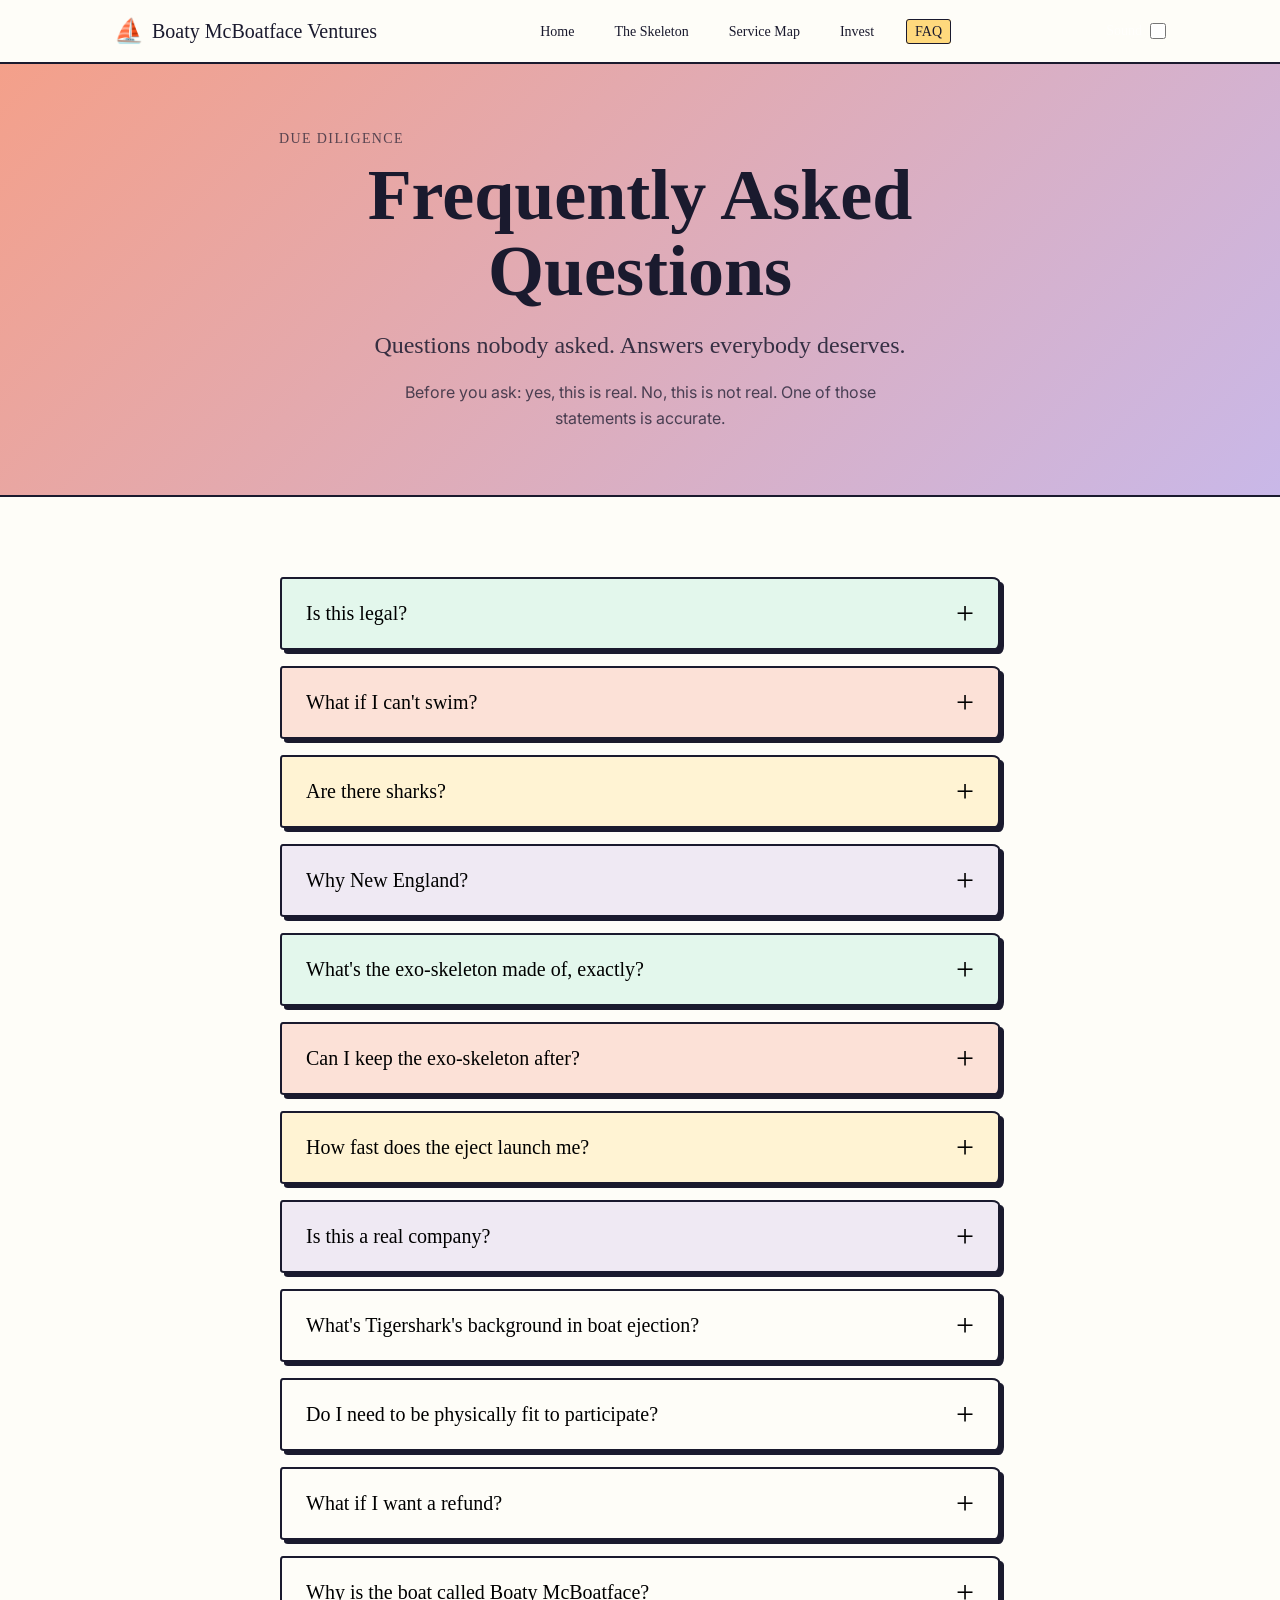
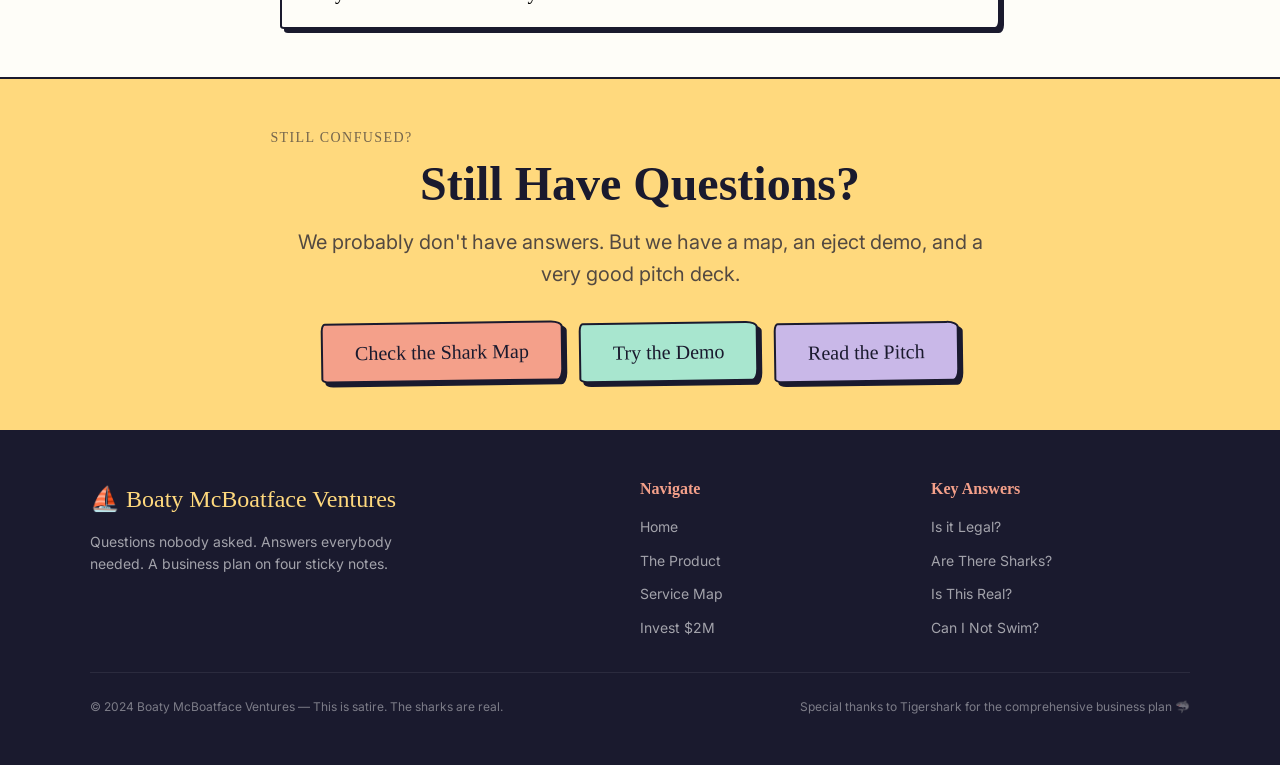
<file: pages/faq.html>
<!DOCTYPE html>
<html lang="en">
<head>
  <meta charset="UTF-8" />
  <meta name="viewport" content="width=device-width, initial-scale=1.0" />
  <meta name="description" content="Boaty McBoatface Ventures FAQ. Questions nobody asked. Answers everybody deserves." />
  <meta property="og:title" content="FAQ — Boaty McBoatface Ventures" />
  <meta property="og:description" content="Is this legal? What about sharks? Why New England? All answered." />
  <title>FAQ — Boaty McBoatface Ventures</title>
  <link rel="icon" href="data:image/svg+xml,<svg xmlns='http://www.w3.org/2000/svg' viewBox='0 0 100 100'><text y='.9em' font-size='90'>⛵</text></svg>" />
  <link rel="preconnect" href="https://fonts.googleapis.com" />
  <link rel="preconnect" href="https://fonts.gstatic.com" crossorigin />
  <link href="https://fonts.googleapis.com/css2?family=Permanent+Marker&family=Inter:wght@400;500;600&display=swap" rel="stylesheet" />
  <link rel="stylesheet" href="../css/styles.css" />
</head>
<body>

<nav class="site-nav" role="navigation">
  <div class="nav-inner">
    <a href="../index.html" class="nav-logo">
      <span class="logo-emoji" aria-hidden="true">⛵</span>
      Boaty McBoatface Ventures
    </a>
    <button class="nav-menu-btn" aria-label="Toggle menu" aria-expanded="false">
      <span></span><span></span><span></span>
    </button>
    <ul class="nav-links" role="list">
      <li><a href="../index.html">Home</a></li>
      <li><a href="product.html">The Skeleton</a></li>
      <li><a href="map.html">Service Map</a></li>
      <li><a href="invest.html">Invest</a></li>
      <li><a href="faq.html" aria-current="page">FAQ</a></li>
    </ul>
    <div class="nav-sound">
      <label class="sound-label" for="sound-toggle-nav">Sound</label>
      <input type="checkbox" id="sound-toggle-nav" class="sound-checkbox" />
    </div>
  </div>
</nav>

<!-- HERO -->
<section class="faq-hero" aria-label="FAQ hero">
  <div class="container">
    <p class="section-label" style="opacity:0.7;">Due Diligence</p>
    <h1 class="display-giant">Frequently Asked<br>Questions</h1>
    <p style="font-family:var(--font-display); font-size:var(--text-xl); margin: var(--space-4) auto var(--space-4); max-width:55ch; opacity:0.85;">
      Questions nobody asked. Answers everybody deserves.
    </p>
    <p style="font-size:var(--text-base); max-width:52ch; margin: 0 auto; opacity:0.75;">
      Before you ask: yes, this is real. No, this is not real. One of those statements is accurate.
    </p>
  </div>
</section>

<!-- FAQ LIST -->
<section style="background:var(--color-bg); padding: var(--space-12) var(--space-6);" aria-label="FAQ items">
  <div class="container">
    <div class="faq-list" role="list">

      <!-- Q1 -->
      <div class="faq-item" role="listitem">
        <button class="faq-question" aria-expanded="false" aria-controls="faq-1">
          Is this legal?
        </button>
        <div class="faq-answer" id="faq-1" role="region">
          <p>
            Probably. We haven't been arrested yet. We also haven't started operations, which may be a factor.
          </p>
          <p style="margin-top:var(--space-3);">
            From a regulatory standpoint, ejecting customers off a boat into the Atlantic Ocean using a canvas frame likely falls under maritime law, OSHA guidelines for recreational watercraft, and whatever jurisdiction covers "things that displace water." We're looking into it. The sticky note didn't cover this.
          </p>
          <p style="margin-top:var(--space-3);">
            Short answer: we believe so. Medium answer: ask a lawyer. Long answer: see the investor pitch for context on our current regulatory status (optimistic).
          </p>
        </div>
      </div>

      <!-- Q2 -->
      <div class="faq-item" id="legal" role="listitem">
        <button class="faq-question" aria-expanded="false" aria-controls="faq-2">
          What if I can't swim?
        </button>
        <div class="faq-answer" id="faq-2" role="region">
          <p>
            The exo-skeleton handles that. Probably. The Canvas Exo-Skeleton is designed to displace water, which means you should float. The operative word here is "should."
          </p>
          <p style="margin-top:var(--space-3);">
            All ticket tiers include a life jacket. The Bronze tier includes a standard life jacket. Silver includes a premium one. Gold includes a monogrammed one. These are legally required. Probably.
          </p>
          <p style="margin-top:var(--space-3);">
            If you cannot swim and have concerns about being ejected off a boat into shark-adjacent New England waters, we recommend the <a href="product.html">Gold Skeleton</a> for the 10-minute crew retrieval guarantee and the sense of status it provides.
          </p>
        </div>
      </div>

      <!-- Q3 -->
      <div class="faq-item" id="sharks" role="listitem">
        <button class="faq-question" aria-expanded="false" aria-controls="faq-3">
          Are there sharks?
        </button>
        <div class="faq-answer" id="faq-3" role="region">
          <p>
            <a href="map.html">See the map.</a> (Yes.)
          </p>
          <p style="margin-top:var(--space-3);">
            New England shark populations have been increasing, particularly in Maine and Cape Cod waters. The Cape Cod White Shark Conservancy is an actual organization that exists, which tells you something about the shark density near our primary operating zone.
          </p>
          <p style="margin-top:var(--space-3);">
            <strong>Official Boaty McBoatface Ventures Shark Policy:</strong> Sharks are a documented environmental feature of our operating area. The Canvas Exo-Skeleton was designed with water displacement in mind. Whether this displaces sharks along with the water is an active area of R&D.
          </p>
          <p style="margin-top:var(--space-3);">
            Vermont has zero sharks. We do not operate in Vermont. Vermont is landlocked. We include it on the map for completeness and state pride.
          </p>
        </div>
      </div>

      <!-- Q4 -->
      <div class="faq-item" role="listitem">
        <button class="faq-question" aria-expanded="false" aria-controls="faq-4">
          Why New England?
        </button>
        <div class="faq-answer" id="faq-4" role="region">
          <p>
            It was the only region on the sticky note. The yellow sticky note in the original business plan features a hand-drawn coastline that was subsequently identified as New England. This was a binding business decision.
          </p>
          <p style="margin-top:var(--space-3);">
            We've considered expanding to other regions (the Gulf Coast, the Pacific Northwest, international waters) but the sticky note is the source document. Until we get a Series A and a second sticky note, New England is the market.
          </p>
          <p style="margin-top:var(--space-3);">
            Also: New England has excellent boat culture, a robust lobster industry (unrelated), and the highest concentration of people who own Patagonia fleeces. These people will try anything.
          </p>
        </div>
      </div>

      <!-- Q5 -->
      <div class="faq-item" role="listitem">
        <button class="faq-question" aria-expanded="false" aria-controls="faq-5">
          What's the exo-skeleton made of, exactly?
        </button>
        <div class="faq-answer" id="faq-5" role="region">
          <p>
            Canvas. Hence the name: <em>Canvas</em> Exo-Skeleton.
          </p>
          <p style="margin-top:var(--space-3);">
            Per the original purple sticky note, the frame is constructed of canvas with handles on either side. The interior accommodates a person. The sides are designed to create displacement when submerged. The diagram clearly shows a person lying inside what appears to be a canvas-framed apparatus with rigid side handles.
          </p>
          <p style="margin-top:var(--space-3);">
            The Gold tier adds gold plating. This is aesthetic only. The canvas does not respond to gold. We tried this conceptually. It still displaces water at the same rate. The gold is for the look.
          </p>
        </div>
      </div>

      <!-- Q6 -->
      <div class="faq-item" role="listitem">
        <button class="faq-question" aria-expanded="false" aria-controls="faq-6">
          Can I keep the exo-skeleton after?
        </button>
        <div class="faq-answer" id="faq-6" role="region">
          <p>
            No. Well, maybe. Ask us again after the eject.
          </p>
          <p style="margin-top:var(--space-3);">
            Officially: the Canvas Exo-Skeleton is rental equipment. You wear it, you get ejected, we retrieve it. It is then sanitized and made available to the next customer.
          </p>
          <p style="margin-top:var(--space-3);">
            Unofficially: we haven't manufactured any yet, so the concept of "keeping" one is hypothetical. If you'd like to be first in line to potentially purchase a prototype, that's what the <a href="invest.html">$2M investment round</a> is for.
          </p>
        </div>
      </div>

      <!-- Q7 -->
      <div class="faq-item" role="listitem">
        <button class="faq-question" aria-expanded="false" aria-controls="faq-7">
          How fast does the eject launch me?
        </button>
        <div class="faq-answer" id="faq-7" role="region">
          <p>
            Fast. Very fast. We don't have numbers.
          </p>
          <p style="margin-top:var(--space-3);">
            The eject mechanism is listed in our budget at $100,000. This covers the engineering, fabrication, and calibration of whatever system launches customers off the aft deck. We have not yet designed it. We have allocated funds for it.
          </p>
          <p style="margin-top:var(--space-3);">
            What we can say with confidence: it will be fast enough to clear the stern, high enough to generate a satisfying arc, and slow enough that the exo-skeleton has time to orient itself for optimal water displacement.
          </p>
          <p style="margin-top:var(--space-3);">
            For a live preview of the eject arc, <a href="../index.html#eject-demo">try the interactive demo</a>. That's accurate. We think.
          </p>
        </div>
      </div>

      <!-- Q8 -->
      <div class="faq-item" role="listitem">
        <button class="faq-question" aria-expanded="false" aria-controls="faq-8">
          Is this a real company?
        </button>
        <div class="faq-answer" id="faq-8" role="region">
          <p>
            Spiritually, yes. Legally, we're working on it.
          </p>
          <p style="margin-top:var(--space-3);">
            The origin story is completely true: one week of assigned work, delivered as four sticky notes via text message, describing a boat ejection tourism company serving New England. The business plan is real. The sticky notes are real. The company is in the early stages of being real.
          </p>
          <p style="margin-top:var(--space-3);">
            This website is a parody. But so was every great idea before it was a real one. The sticky note is the origin document. We stand by it.
          </p>
          <p style="margin-top:var(--space-3);">
            <strong>To be explicit:</strong> This is satire. Please do not purchase a canvas exo-skeleton. Please do not get ejected off a boat. Please do not approach sharks. The map is real. The risk is real. The company is not (yet).
          </p>
        </div>
      </div>

      <!-- Q9 -->
      <div class="faq-item" role="listitem">
        <button class="faq-question" aria-expanded="false" aria-controls="faq-9">
          What's Tigershark's background in boat ejection?
        </button>
        <div class="faq-answer" id="faq-9" role="region">
          <p>
            Tigershark had one week to develop a business plan and delivered it via sticky notes. That's the background. That's the experience. That's the founder story.
          </p>
          <p style="margin-top:var(--space-3);">
            In venture capital, founder stories are everything. Tigershark saw a gap in the market — specifically, the zero-person gap in the canvas exo-skeleton boat ejection tourism vertical — and spent exactly one week filling it conceptually. Four sticky notes. One week. Zero hesitation.
          </p>
          <p style="margin-top:var(--space-3);">
            If you're looking for prior experience in maritime tourism, canvas manufacturing, or ejection mechanics: none documented. If you're looking for vision: four sticky notes worth.
          </p>
        </div>
      </div>

      <!-- Q10 (bonus) -->
      <div class="faq-item" role="listitem">
        <button class="faq-question" aria-expanded="false" aria-controls="faq-10">
          Do I need to be physically fit to participate?
        </button>
        <div class="faq-answer" id="faq-10" role="region">
          <p>
            Unknown. The exo-skeleton is designed to hold a person. The specifications say "a person" — not a specific kind of person. This is by design. Inclusivity is a company value.
          </p>
          <p style="margin-top:var(--space-3);">
            What we can confirm: the eject mechanism will launch customers regardless of fitness level. The canvas exo-skeleton will displace water regardless of fitness level. The sharks will be sharks regardless of fitness level.
          </p>
          <p style="margin-top:var(--space-3);">
            We recommend basic swimming ability, comfort with open water, and a willingness to be retrieved by a crew member within whatever the retrieval window is for your ticket tier. But honestly, the whole thing is hypothetical right now anyway.
          </p>
        </div>
      </div>

      <!-- Q11 -->
      <div class="faq-item" role="listitem">
        <button class="faq-question" aria-expanded="false" aria-controls="faq-11">
          What if I want a refund?
        </button>
        <div class="faq-answer" id="faq-11" role="region">
          <p>
            You've already been ejected. The experience has occurred. There is no refund policy that addresses post-ejection regret.
          </p>
          <p style="margin-top:var(--space-3);">
            Pre-ejection refunds are theoretically available within 24 hours of booking, provided the boat has not yet departed the dock, you have not yet been fitted with the exo-skeleton, and the eject mechanism has not been primed.
          </p>
          <p style="margin-top:var(--space-3);">
            Post-ejection: you received the service. You displaced water. You were retrieved. The sharks did not get you. We consider this a successful outcome.
          </p>
        </div>
      </div>

      <!-- Q12 -->
      <div class="faq-item" role="listitem">
        <button class="faq-question" aria-expanded="false" aria-controls="faq-12">
          Why is the boat called Boaty McBoatface?
        </button>
        <div class="faq-answer" id="faq-12" role="region">
          <p>
            In 2016, the British National Environment Research Council ran a public vote to name a new polar research vessel. The public voted overwhelmingly for "Boaty McBoatface." The council named the ship the RRS Sir David Attenborough and assigned the name Boaty McBoatface to a small submarine. This is real. This happened.
          </p>
          <p style="margin-top:var(--space-3);">
            Our founder is deeply aware of this event and considers it an inspiration. If a submarine can carry the Boaty McBoatface legacy into the deep ocean, a New England ejection tourism vessel can carry it into the Atlantic.
          </p>
          <p style="margin-top:var(--space-3);">
            Also: it was the name on the sticky note. This was binding.
          </p>
        </div>
      </div>

    </div>
  </div>
</section>

<!-- STILL HAVE QUESTIONS -->
<section style="background:var(--color-yellow); border-top:var(--border-sketch); padding:var(--space-12) var(--space-6); text-align:center;" aria-label="Contact section">
  <div class="container">
    <p class="section-label">Still Confused?</p>
    <h2 class="section-title">Still Have Questions?</h2>
    <p class="section-subtitle" style="margin: 0 auto var(--space-8);">
      We probably don't have answers. But we have a map, an eject demo, and a very good pitch deck.
    </p>
    <div style="display:flex; gap:var(--space-4); justify-content:center; flex-wrap:wrap;">
      <a href="map.html" class="btn btn-primary">Check the Shark Map</a>
      <a href="../index.html#eject-demo" class="btn btn-secondary">Try the Demo</a>
      <a href="invest.html" class="btn btn-lavender" style="background:var(--color-lavender);">Read the Pitch</a>
    </div>
  </div>
</section>

<!-- FOOTER -->
<footer class="site-footer">
  <div class="footer-inner">
    <div class="footer-brand">
      <div class="logo">⛵ Boaty McBoatface Ventures</div>
      <p>Questions nobody asked. Answers everybody needed. A business plan on four sticky notes.</p>
    </div>
    <div class="footer-col">
      <h4>Navigate</h4>
      <ul role="list">
        <li><a href="../index.html">Home</a></li>
        <li><a href="product.html">The Product</a></li>
        <li><a href="map.html">Service Map</a></li>
        <li><a href="invest.html">Invest $2M</a></li>
      </ul>
    </div>
    <div class="footer-col">
      <h4>Key Answers</h4>
      <ul role="list">
        <li><a href="#faq-1">Is it Legal?</a></li>
        <li><a href="#sharks">Are There Sharks?</a></li>
        <li><a href="#faq-8">Is This Real?</a></li>
        <li><a href="#legal">Can I Not Swim?</a></li>
      </ul>
    </div>
  </div>
  <div class="footer-bottom">
    <span>© 2024 Boaty McBoatface Ventures — This is satire. The sharks are real.</span>
    <span>Special thanks to Tigershark for the comprehensive business plan 🦈</span>
  </div>
</footer>

<script src="../js/main.js" defer></script>
</body>
</html>
</file>
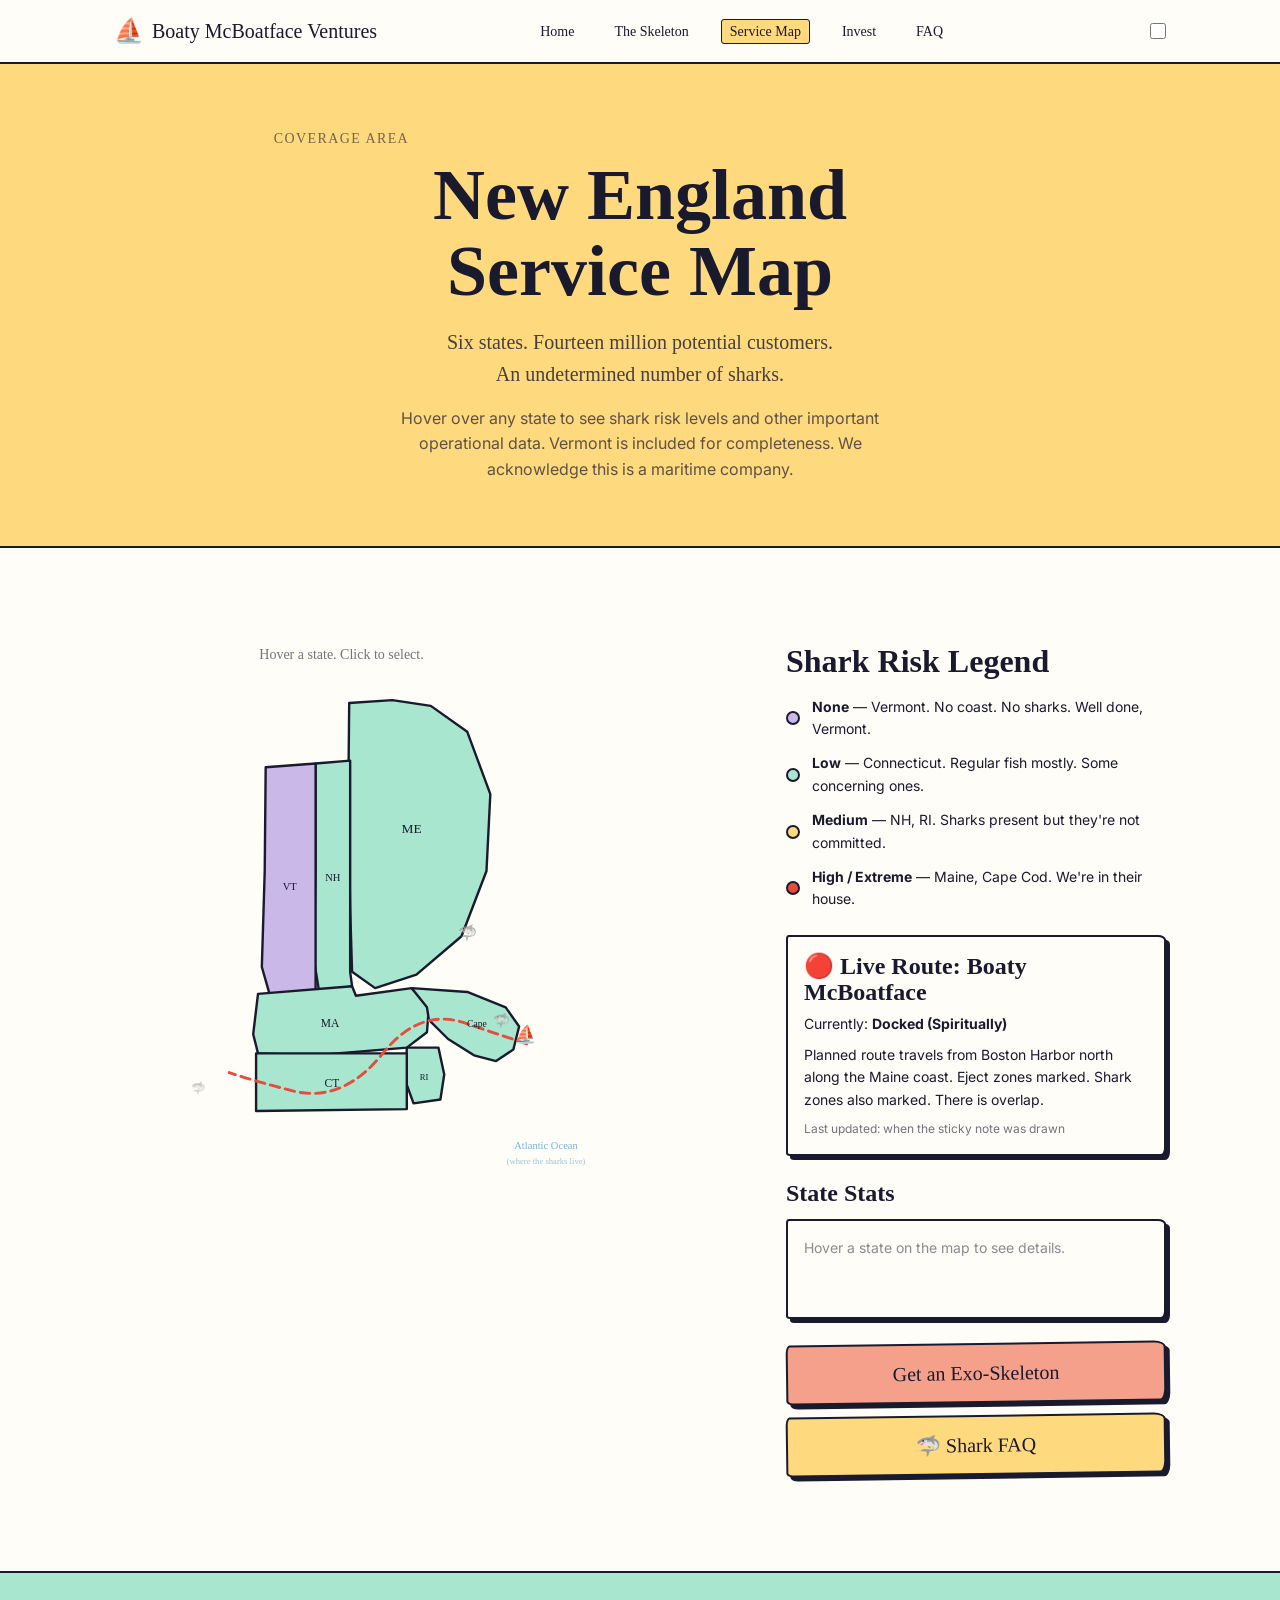
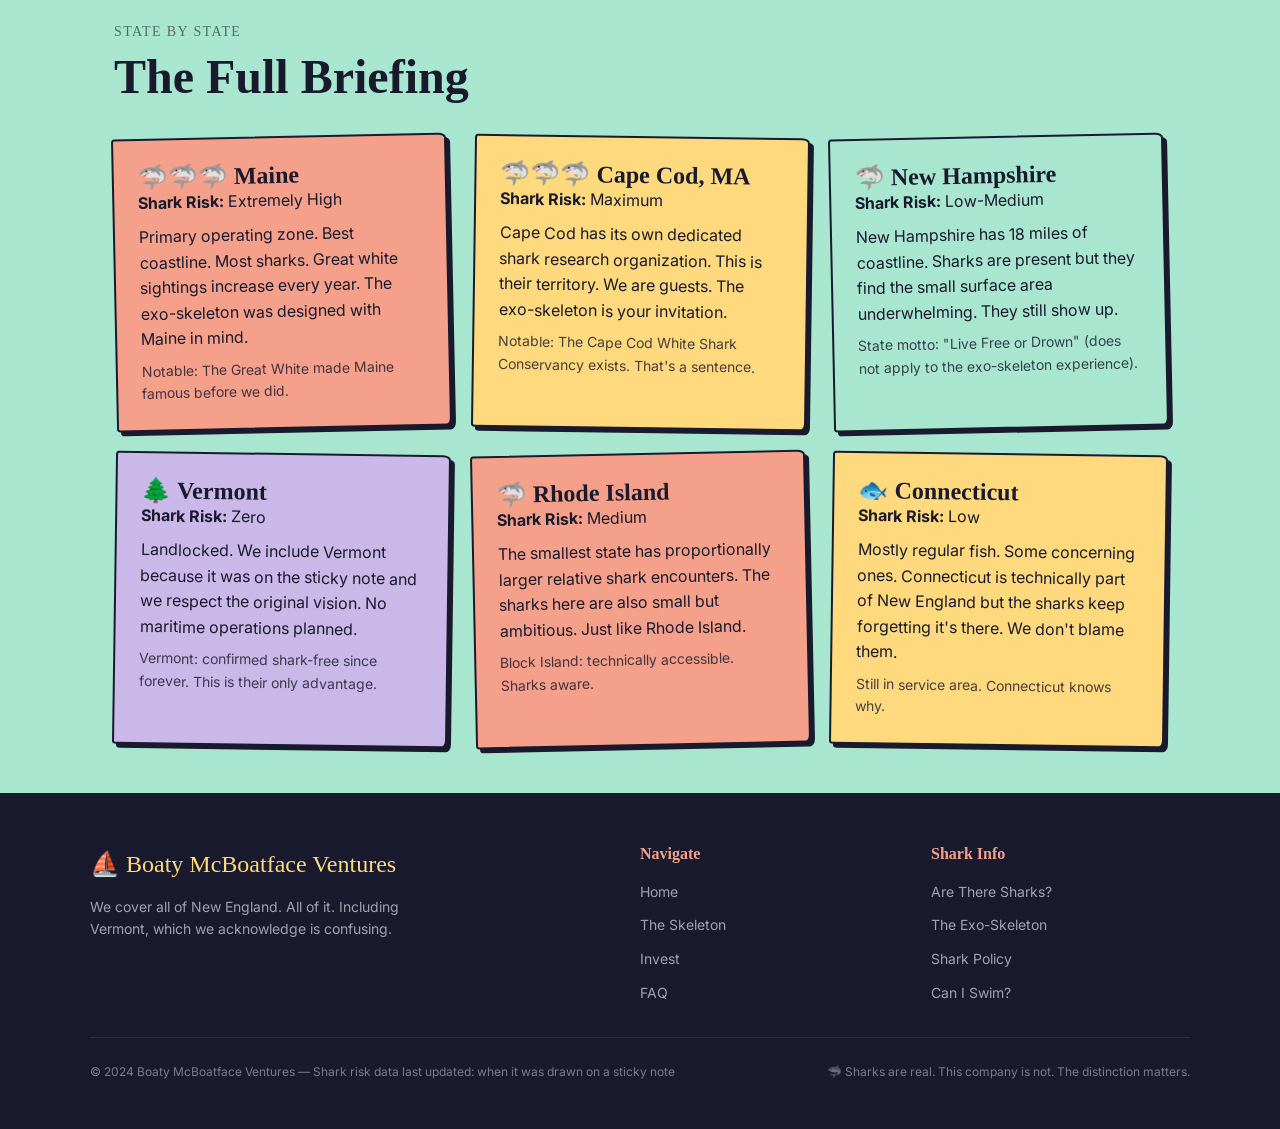
<file: pages/map.html>
<!DOCTYPE html>
<html lang="en">
<head>
  <meta charset="UTF-8" />
  <meta name="viewport" content="width=device-width, initial-scale=1.0" />
  <meta name="description" content="Boaty McBoatface Ventures New England Service Area. Six states. Live shark risk indicators. One route." />
  <meta property="og:title" content="New England Service Map — Boaty McBoatface Ventures" />
  <meta property="og:description" content="We cover all of New England. All of it. Including the sharks." />
  <title>New England Service Map — Boaty McBoatface Ventures</title>
  <link rel="icon" href="data:image/svg+xml,<svg xmlns='http://www.w3.org/2000/svg' viewBox='0 0 100 100'><text y='.9em' font-size='90'>⛵</text></svg>" />
  <link rel="preconnect" href="https://fonts.googleapis.com" />
  <link rel="preconnect" href="https://fonts.gstatic.com" crossorigin />
  <link href="https://fonts.googleapis.com/css2?family=Permanent+Marker&family=Inter:wght@400;500;600&display=swap" rel="stylesheet" />
  <link rel="stylesheet" href="../css/styles.css" />
</head>
<body>

<nav class="site-nav" role="navigation">
  <div class="nav-inner">
    <a href="../index.html" class="nav-logo">
      <span class="logo-emoji" aria-hidden="true">⛵</span>
      Boaty McBoatface Ventures
    </a>
    <button class="nav-menu-btn" aria-label="Toggle menu" aria-expanded="false">
      <span></span><span></span><span></span>
    </button>
    <ul class="nav-links" role="list">
      <li><a href="../index.html">Home</a></li>
      <li><a href="product.html">The Skeleton</a></li>
      <li><a href="map.html" aria-current="page">Service Map</a></li>
      <li><a href="invest.html">Invest</a></li>
      <li><a href="faq.html">FAQ</a></li>
    </ul>
    <div class="nav-sound">
      <label class="sound-label" for="sound-toggle-nav">Sound</label>
      <input type="checkbox" id="sound-toggle-nav" class="sound-checkbox" />
    </div>
  </div>
</nav>

<!-- HERO -->
<section class="map-hero" aria-label="Map page hero">
  <div class="container">
    <p class="section-label">Coverage Area</p>
    <h1 class="display-giant">New England<br>Service Map</h1>
    <p style="font-size:var(--text-lg); max-width:55ch; margin: var(--space-4) auto; font-family:var(--font-display); opacity:0.8;">
      Six states. Fourteen million potential customers.<br>
      An undetermined number of sharks.
    </p>
    <p style="font-size:var(--text-base); max-width:52ch; margin: 0 auto; opacity:0.7;">
      Hover over any state to see shark risk levels and other important operational data.
      Vermont is included for completeness. We acknowledge this is a maritime company.
    </p>
  </div>
</section>

<!-- MAP + SIDEBAR -->
<section style="padding: var(--space-12) 0;" aria-label="Interactive map section">
  <div class="map-layout">

    <!-- SVG MAP -->
    <div>
      <p style="font-family:var(--font-display); font-size:var(--text-sm); opacity:0.6; margin-bottom:var(--space-3); text-align:center;">Hover a state. Click to select.</p>
      <svg id="ne-map"
           viewBox="0 0 500 560"
           xmlns="http://www.w3.org/2000/svg"
           role="img"
           aria-label="New England states map with shark risk indicators">

        <!-- MAINE — high shark risk -->
        <path data-state="maine"
              data-label="Maine 🦈🦈🦈"
              data-shark-level="🦈🦈🦈 Extremely High"
              data-quip="Where great whites come for vacation. Also lobsters."
              d="M 245,25 L 290,22 L 330,28 L 368,55 L 392,120 L 388,200 L 362,268 L 315,308 L 272,322 L 248,305 L 246,240 L 244,130 Z"
              tabindex="0" aria-label="Maine — Shark Risk: Extremely High"/>

        <!-- NEW HAMPSHIRE — medium shark risk -->
        <path data-state="new-hampshire"
              data-label="New Hampshire 🦈"
              data-shark-level="🦈 Low-Medium"
              data-quip="Small coastline. The sharks barely bother. Barely."
              d="M 210,88 L 246,85 L 246,305 L 248,320 L 214,328 L 208,290 L 210,200 Z"
              tabindex="0" aria-label="New Hampshire — Shark Risk: Low-Medium"/>

        <!-- VERMONT — no sharks (landlocked) -->
        <path data-state="vermont"
              data-label="Vermont 🌲"
              data-shark-level="✅ Zero (Landlocked)"
              data-quip="Absolutely no sharks. Maximum maple syrup. One of these is dangerous."
              d="M 158,92 L 210,88 L 210,328 L 162,328 L 154,300 L 157,200 Z"
              tabindex="0" aria-label="Vermont — Shark Risk: Zero (landlocked)"/>

        <!-- MASSACHUSETTS main body + cape -->
        <path data-state="massachusetts"
              data-label="Massachusetts 🦈🦈"
              data-shark-level="🦈🦈 High (Cape: Extreme)"
              data-quip="Home of the Cape Cod White Shark Conservancy. They are conserving them. For you."
              d="M 150,328 L 248,320 L 252,330 L 310,322 L 328,342 L 326,368 L 305,384 L 210,392 L 150,390 L 145,370 Z"
              tabindex="0" aria-label="Massachusetts — Shark Risk: High"/>

        <!-- CAPE COD (part of MA, separate path for effect) -->
        <path data-state="massachusetts"
              data-label="Massachusetts — Cape Cod 🦈🦈🦈"
              data-shark-level="🦈🦈🦈 MAXIMUM SHARK"
              data-quip="This is their territory. You are the guest. Dress accordingly."
              d="M 310,322 L 368,326 L 408,342 L 422,362 L 416,386 L 398,398 L 375,392 L 348,375 L 328,355 L 326,342 Z"
              tabindex="0" aria-label="Cape Cod — Maximum shark risk"/>

        <!-- RHODE ISLAND — medium -->
        <path data-state="rhode-island"
              data-label="Rhode Island 🦈"
              data-shark-level="🦈 Medium"
              data-quip="The smallest state. The sharks here are proportionally larger. It's perspective."
              d="M 305,384 L 338,384 L 344,412 L 340,438 L 312,442 L 304,420 Z"
              tabindex="0" aria-label="Rhode Island — Shark Risk: Medium"/>

        <!-- CONNECTICUT — low -->
        <path data-state="connecticut"
              data-label="Connecticut 🐟"
              data-shark-level="🐟 Low (mostly regular fish)"
              data-quip="Technically part of New England. The sharks keep forgetting."
              d="M 148,390 L 305,390 L 305,448 L 148,450 Z"
              tabindex="0" aria-label="Connecticut — Shark Risk: Low"/>

        <!-- Boaty McBoatface route (animated dashed line) -->
        <path class="route-line"
              d="M 430,380 Q 400,370 370,360 Q 320,340 280,390 Q 240,440 190,430 Q 150,420 120,410"
              aria-label="Boaty McBoatface planned route"/>

        <!-- Boat icon on route -->
        <text x="418" y="376" font-size="18" aria-label="Boat position">⛵</text>

        <!-- Shark icons in high-risk zones -->
        <text x="358" y="270" font-size="16" opacity="0.7" aria-hidden="true">🦈</text>
        <text x="395" y="360" font-size="14" opacity="0.7" aria-hidden="true">🦈</text>
        <text x="80"  y="430" font-size="12" opacity="0.5" aria-hidden="true">🦈</text>

        <!-- State labels -->
        <text x="310" y="160" text-anchor="middle" font-family="'Permanent Marker',cursive" font-size="14" fill="#1A1A2E" pointer-events="none">ME</text>
        <text x="228" y="210" text-anchor="middle" font-family="'Permanent Marker',cursive" font-size="11" fill="#1A1A2E" pointer-events="none">NH</text>
        <text x="183" y="220" text-anchor="middle" font-family="'Permanent Marker',cursive" font-size="11" fill="#1A1A2E" pointer-events="none">VT</text>
        <text x="225" y="362" text-anchor="middle" font-family="'Permanent Marker',cursive" font-size="12" fill="#1A1A2E" pointer-events="none">MA</text>
        <text x="378" y="362" text-anchor="middle" font-family="'Permanent Marker',cursive" font-size="10" fill="#1A1A2E" pointer-events="none">Cape</text>
        <text x="323" y="418" text-anchor="middle" font-family="'Permanent Marker',cursive" font-size="9" fill="#1A1A2E" pointer-events="none">RI</text>
        <text x="227" y="425" text-anchor="middle" font-family="'Permanent Marker',cursive" font-size="12" fill="#1A1A2E" pointer-events="none">CT</text>

        <!-- Water area label -->
        <text x="450" y="490" text-anchor="middle" font-family="'Permanent Marker',cursive" font-size="11" fill="#5BA3C9" opacity="0.8">Atlantic Ocean</text>
        <text x="450" y="505" text-anchor="middle" font-family="'Permanent Marker',cursive" font-size="9" fill="#5BA3C9" opacity="0.6">(where the sharks live)</text>

      </svg>
    </div>

    <!-- SIDEBAR -->
    <div class="map-sidebar">
      <h3>Shark Risk Legend</h3>
      <div class="shark-legend" aria-label="Shark risk level legend">
        <div class="shark-row">
          <div class="shark-dot none"></div>
          <span><strong>None</strong> — Vermont. No coast. No sharks. Well done, Vermont.</span>
        </div>
        <div class="shark-row">
          <div class="shark-dot low"></div>
          <span><strong>Low</strong> — Connecticut. Regular fish mostly. Some concerning ones.</span>
        </div>
        <div class="shark-row">
          <div class="shark-dot medium"></div>
          <span><strong>Medium</strong> — NH, RI. Sharks present but they're not committed.</span>
        </div>
        <div class="shark-row">
          <div class="shark-dot high"></div>
          <span><strong>High / Extreme</strong> — Maine, Cape Cod. We're in their house.</span>
        </div>
      </div>

      <div class="route-info">
        <h4>🔴 Live Route: Boaty McBoatface</h4>
        <p>Currently: <strong>Docked (Spiritually)</strong></p>
        <p style="margin-top:var(--space-2);">Planned route travels from Boston Harbor north along the Maine coast. Eject zones marked. Shark zones also marked. There is overlap.</p>
        <p style="margin-top:var(--space-2); font-size:var(--text-xs); opacity:0.6;">Last updated: when the sticky note was drawn</p>
      </div>

      <div style="margin-top: var(--space-6);">
        <h4 style="font-family: var(--font-display); margin-bottom: var(--space-3);">State Stats</h4>
        <div id="state-detail" style="font-size:var(--text-sm); border: var(--border-sketch); border-radius: var(--radius-sm); padding: var(--space-4); background: var(--color-bg); box-shadow: var(--shadow-sketch); min-height: 100px; font-family: var(--font-display);">
          <p style="opacity:0.5; font-family: var(--font-body);">Hover a state on the map to see details.</p>
        </div>
      </div>

      <div style="margin-top: var(--space-6); display:flex; flex-direction:column; gap: var(--space-3);">
        <a href="product.html" class="btn btn-primary" style="text-align:center;">Get an Exo-Skeleton</a>
        <a href="faq.html#sharks" class="btn btn-yellow" style="text-align:center;">🦈 Shark FAQ</a>
      </div>
    </div>
  </div>
</section>

<!-- STATE DETAIL SECTION -->
<section style="background: var(--color-mint); border-top: var(--border-sketch); border-bottom: var(--border-sketch); padding: var(--space-12) var(--space-6);" aria-label="State details">
  <div class="container">
    <p class="section-label">State By State</p>
    <h2 class="section-title">The Full Briefing</h2>
    <div style="display:grid; grid-template-columns: repeat(auto-fit, minmax(280px, 1fr)); gap: var(--space-6); margin-top: var(--space-8);">

      <div class="sticky-card sticky-salmon" role="article">
        <h3 style="font-size:var(--text-xl);">🦈🦈🦈 Maine</h3>
        <p><strong>Shark Risk:</strong> Extremely High</p>
        <p style="margin-top:var(--space-2);">Primary operating zone. Best coastline. Most sharks. Great white sightings increase every year. The exo-skeleton was designed with Maine in mind.</p>
        <p style="margin-top:var(--space-2); font-size:var(--text-sm); opacity:0.8;">Notable: The Great White made Maine famous before we did.</p>
      </div>

      <div class="sticky-card sticky-yellow" role="article">
        <h3 style="font-size:var(--text-xl);">🦈🦈🦈 Cape Cod, MA</h3>
        <p><strong>Shark Risk:</strong> Maximum</p>
        <p style="margin-top:var(--space-2);">Cape Cod has its own dedicated shark research organization. This is their territory. We are guests. The exo-skeleton is your invitation.</p>
        <p style="margin-top:var(--space-2); font-size:var(--text-sm); opacity:0.8;">Notable: The Cape Cod White Shark Conservancy exists. That's a sentence.</p>
      </div>

      <div class="sticky-card sticky-mint" role="article">
        <h3 style="font-size:var(--text-xl);">🦈 New Hampshire</h3>
        <p><strong>Shark Risk:</strong> Low-Medium</p>
        <p style="margin-top:var(--space-2);">New Hampshire has 18 miles of coastline. Sharks are present but they find the small surface area underwhelming. They still show up.</p>
        <p style="margin-top:var(--space-2); font-size:var(--text-sm); opacity:0.8;">State motto: "Live Free or Drown" (does not apply to the exo-skeleton experience).</p>
      </div>

      <div class="sticky-card sticky-lavender" role="article">
        <h3 style="font-size:var(--text-xl);">🌲 Vermont</h3>
        <p><strong>Shark Risk:</strong> Zero</p>
        <p style="margin-top:var(--space-2);">Landlocked. We include Vermont because it was on the sticky note and we respect the original vision. No maritime operations planned.</p>
        <p style="margin-top:var(--space-2); font-size:var(--text-sm); opacity:0.8;">Vermont: confirmed shark-free since forever. This is their only advantage.</p>
      </div>

      <div class="sticky-card sticky-salmon" role="article">
        <h3 style="font-size:var(--text-xl);">🦈 Rhode Island</h3>
        <p><strong>Shark Risk:</strong> Medium</p>
        <p style="margin-top:var(--space-2);">The smallest state has proportionally larger relative shark encounters. The sharks here are also small but ambitious. Just like Rhode Island.</p>
        <p style="margin-top:var(--space-2); font-size:var(--text-sm); opacity:0.8;">Block Island: technically accessible. Sharks aware.</p>
      </div>

      <div class="sticky-card sticky-yellow" role="article">
        <h3 style="font-size:var(--text-xl);">🐟 Connecticut</h3>
        <p><strong>Shark Risk:</strong> Low</p>
        <p style="margin-top:var(--space-2);">Mostly regular fish. Some concerning ones. Connecticut is technically part of New England but the sharks keep forgetting it's there. We don't blame them.</p>
        <p style="margin-top:var(--space-2); font-size:var(--text-sm); opacity:0.8;">Still in service area. Connecticut knows why.</p>
      </div>

    </div>
  </div>
</section>

<!-- TOOLTIP (absolute positioned, JS-controlled) -->
<div class="map-tooltip" id="map-tooltip" role="tooltip" aria-live="polite">
  <div class="tt-state"></div>
  <div class="tt-shark"></div>
  <div class="tt-line"></div>
</div>

<!-- FOOTER -->
<footer class="site-footer">
  <div class="footer-inner">
    <div class="footer-brand">
      <div class="logo">⛵ Boaty McBoatface Ventures</div>
      <p>We cover all of New England. All of it. Including Vermont, which we acknowledge is confusing.</p>
    </div>
    <div class="footer-col">
      <h4>Navigate</h4>
      <ul role="list">
        <li><a href="../index.html">Home</a></li>
        <li><a href="product.html">The Skeleton</a></li>
        <li><a href="invest.html">Invest</a></li>
        <li><a href="faq.html">FAQ</a></li>
      </ul>
    </div>
    <div class="footer-col">
      <h4>Shark Info</h4>
      <ul role="list">
        <li><a href="faq.html">Are There Sharks?</a></li>
        <li><a href="product.html">The Exo-Skeleton</a></li>
        <li><a href="faq.html#sharks">Shark Policy</a></li>
        <li><a href="faq.html">Can I Swim?</a></li>
      </ul>
    </div>
  </div>
  <div class="footer-bottom">
    <span>© 2024 Boaty McBoatface Ventures — Shark risk data last updated: when it was drawn on a sticky note</span>
    <span>🦈 Sharks are real. This company is not. The distinction matters.</span>
  </div>
</footer>

<script>
  // Extra: update state-detail panel on map hover
  document.addEventListener('DOMContentLoaded', function () {
    var detail = document.getElementById('state-detail');
    var paths = document.querySelectorAll('#ne-map path[data-state]');
    paths.forEach(function (p) {
      p.addEventListener('mouseenter', function () {
        if (!detail) return;
        detail.innerHTML =
          '<strong>' + (p.getAttribute('data-label') || '') + '</strong><br>' +
          '<span style="color:#E74C3C">' + (p.getAttribute('data-shark-level') || '') + '</span><br>' +
          '<span style="opacity:0.7; font-family:var(--font-body); font-size:0.8rem; margin-top:4px; display:block">' +
          (p.getAttribute('data-quip') || '') + '</span>';
      });
    });
  });
</script>
<script src="../js/main.js" defer></script>
</body>
</html>
</file>
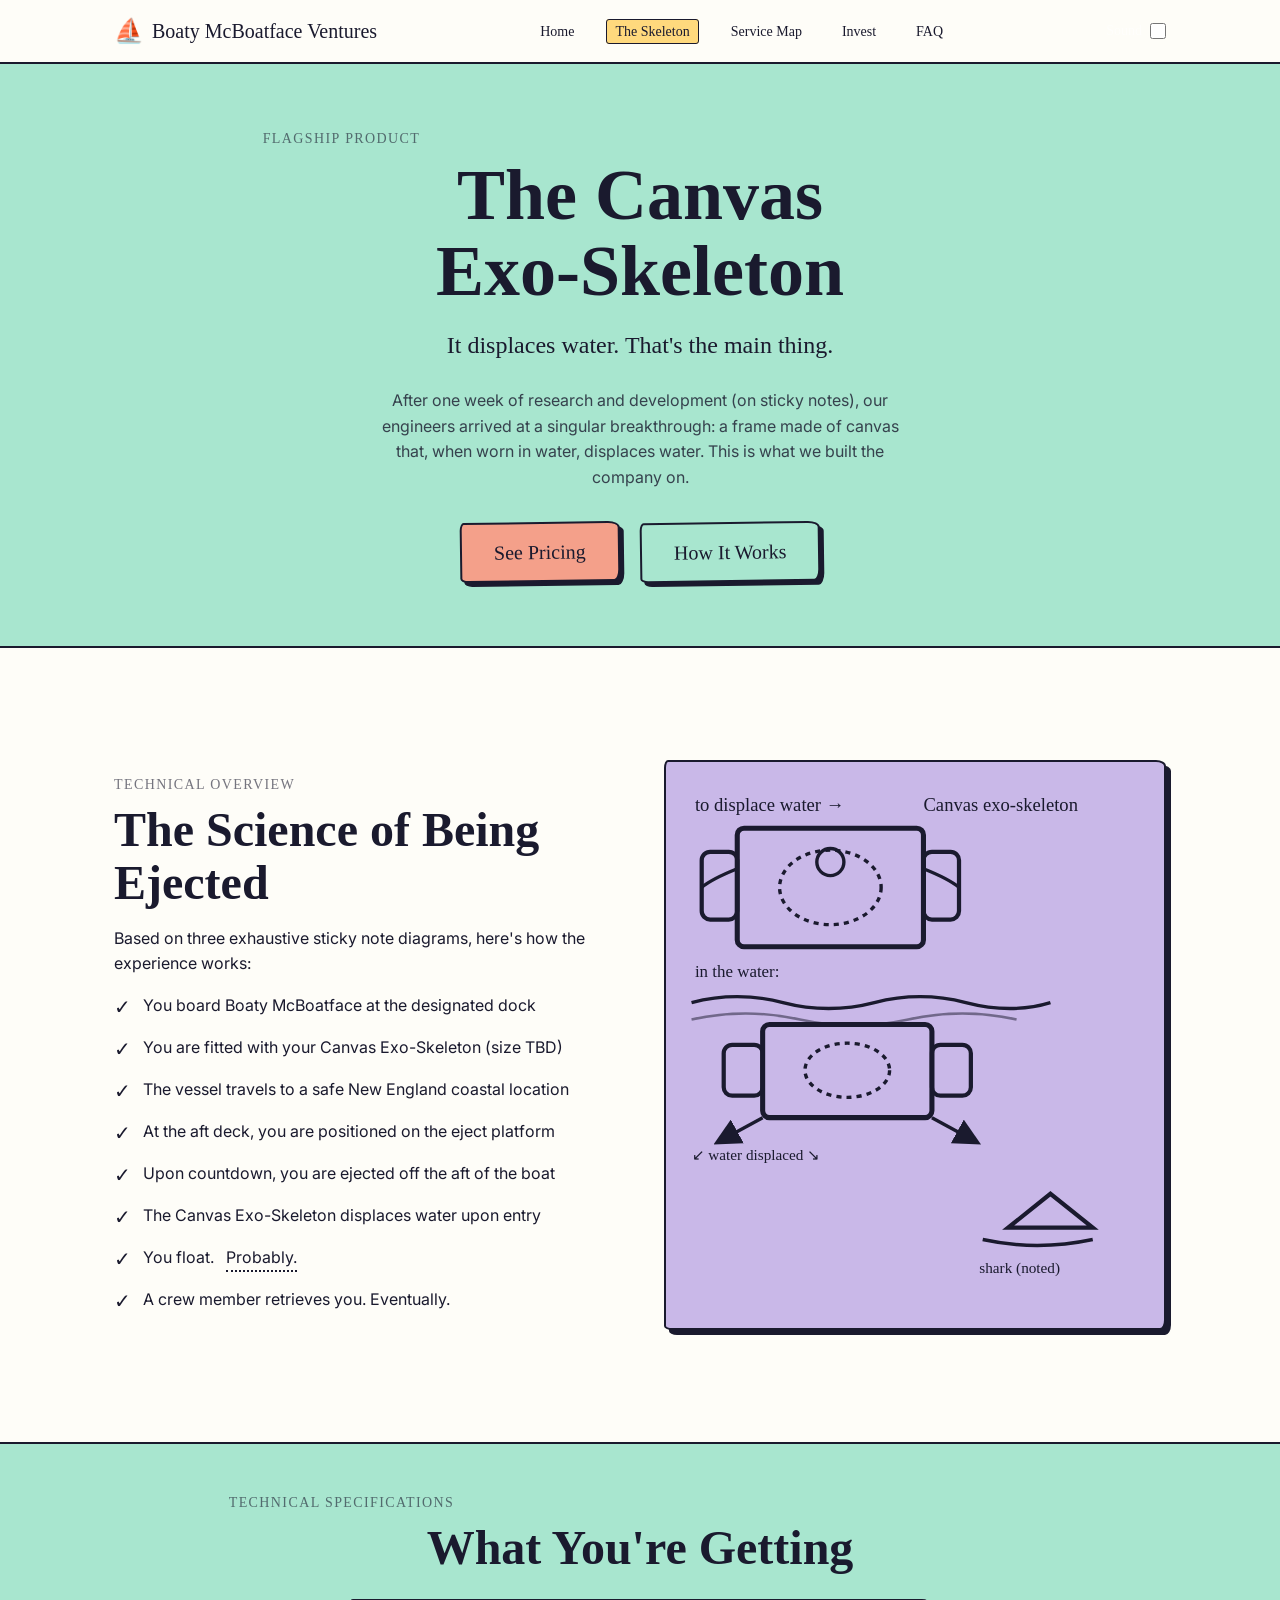
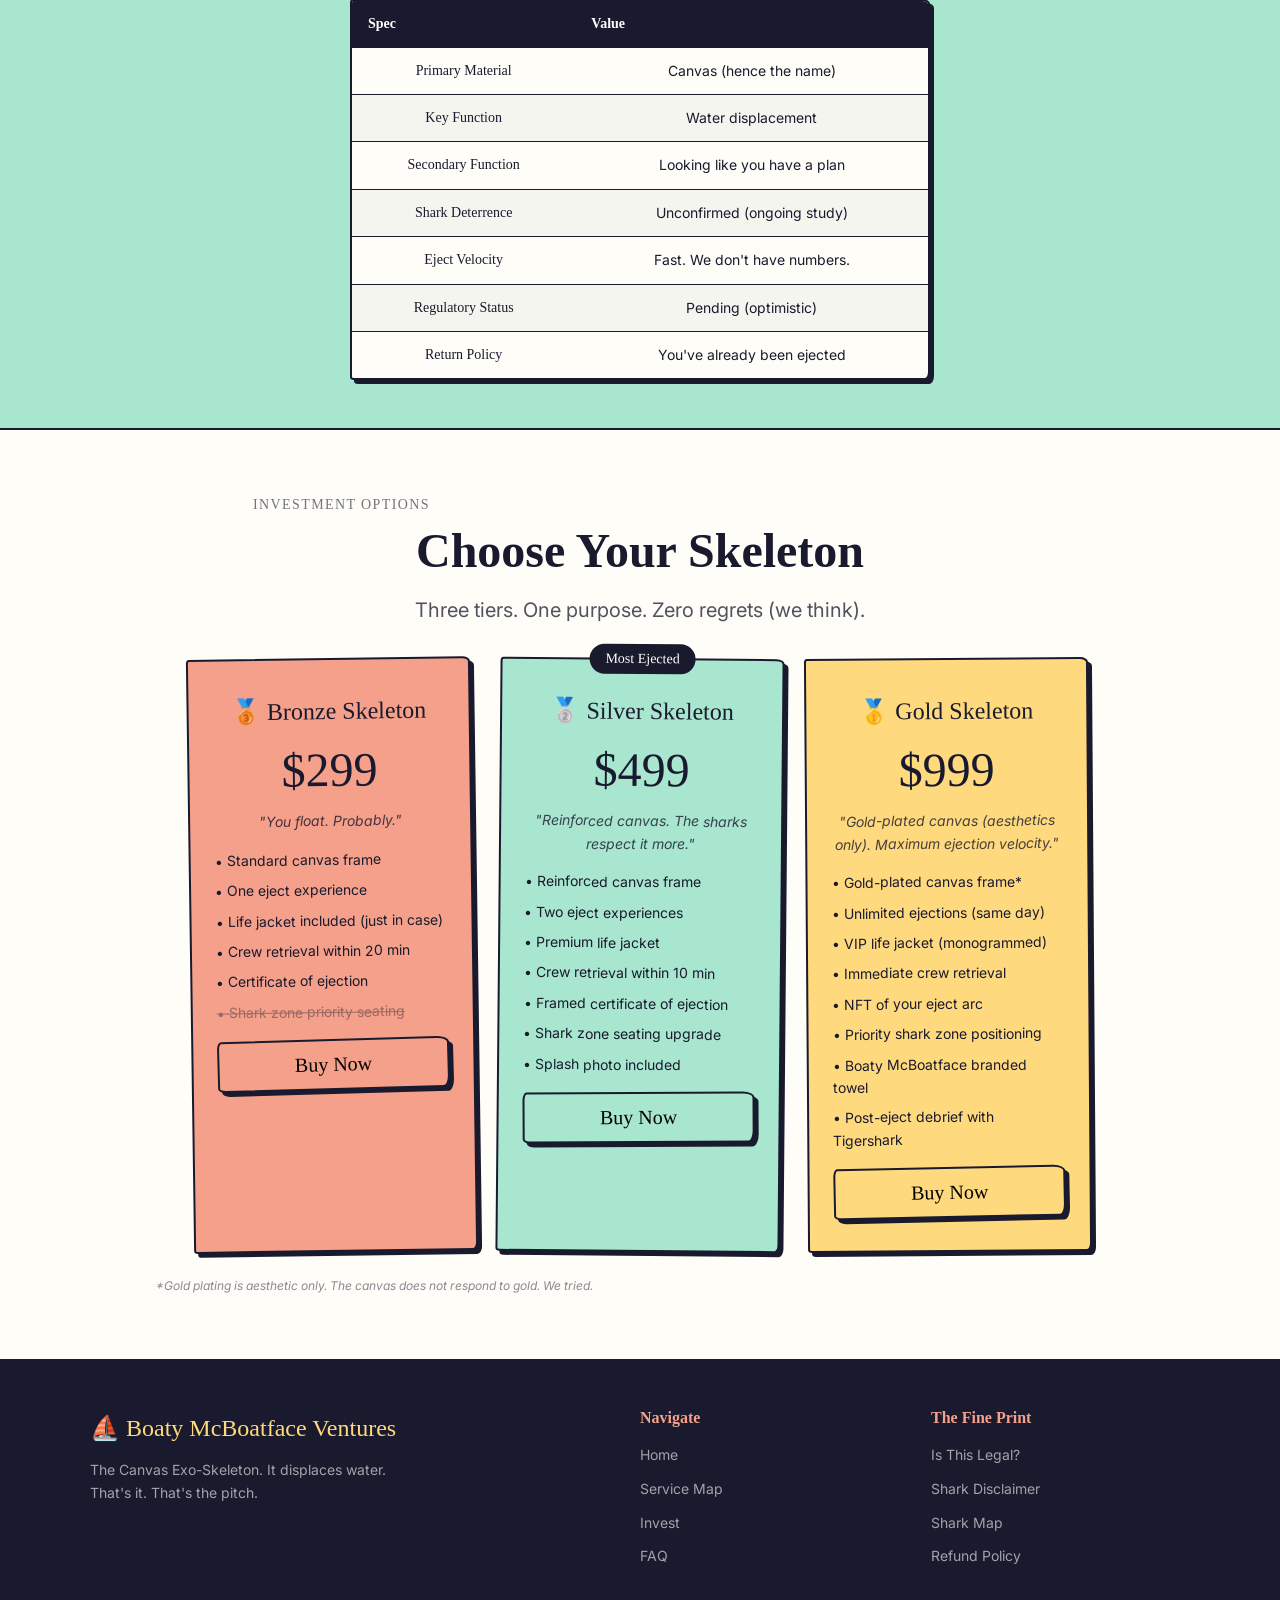
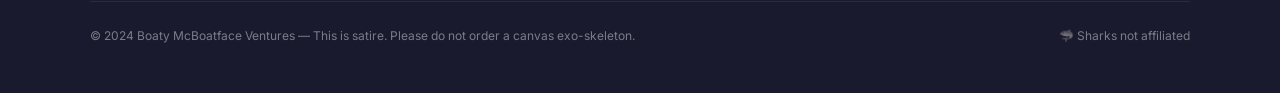
<file: pages/product.html>
<!DOCTYPE html>
<html lang="en">
<head>
  <meta charset="UTF-8" />
  <meta name="viewport" content="width=device-width, initial-scale=1.0" />
  <meta name="description" content="The Canvas Exo-Skeleton by Boaty McBoatface Ventures. It displaces water. That's the main thing." />
  <meta property="og:title" content="The Canvas Exo-Skeleton — Boaty McBoatface Ventures" />
  <meta property="og:description" content="Displaces water. Available in Bronze, Silver, and Gold. Sharks not included." />
  <meta property="og:image" content="../assets/images/og-image.png" />
  <title>The Canvas Exo-Skeleton — Boaty McBoatface Ventures</title>
  <link rel="icon" href="data:image/svg+xml,<svg xmlns='http://www.w3.org/2000/svg' viewBox='0 0 100 100'><text y='.9em' font-size='90'>⛵</text></svg>" />
  <link rel="preconnect" href="https://fonts.googleapis.com" />
  <link rel="preconnect" href="https://fonts.gstatic.com" crossorigin />
  <link href="https://fonts.googleapis.com/css2?family=Permanent+Marker&family=Inter:wght@400;500;600&display=swap" rel="stylesheet" />
  <link rel="stylesheet" href="../css/styles.css" />
</head>
<body>

<nav class="site-nav" role="navigation">
  <div class="nav-inner">
    <a href="../index.html" class="nav-logo">
      <span class="logo-emoji" aria-hidden="true">⛵</span>
      Boaty McBoatface Ventures
    </a>
    <button class="nav-menu-btn" aria-label="Toggle menu" aria-expanded="false">
      <span></span><span></span><span></span>
    </button>
    <ul class="nav-links" role="list">
      <li><a href="../index.html">Home</a></li>
      <li><a href="product.html" aria-current="page">The Skeleton</a></li>
      <li><a href="map.html">Service Map</a></li>
      <li><a href="invest.html">Invest</a></li>
      <li><a href="faq.html">FAQ</a></li>
    </ul>
    <div class="nav-sound">
      <label class="sound-label" for="sound-toggle-nav">Sound</label>
      <input type="checkbox" id="sound-toggle-nav" class="sound-checkbox" />
    </div>
  </div>
</nav>

<!-- HERO -->
<section class="product-hero" aria-label="Product hero">
  <div class="container">
    <p class="section-label">Flagship Product</p>
    <h1 class="display-giant">The Canvas<br>Exo-Skeleton</h1>
    <p style="font-size: var(--text-xl); margin: var(--space-4) auto var(--space-6); max-width: 50ch; font-family: var(--font-display);">
      It displaces water. That's the main thing.
    </p>
    <p style="font-size: var(--text-base); max-width: 55ch; margin: 0 auto var(--space-8); opacity: 0.8;">
      After one week of research and development (on sticky notes), our engineers arrived at a singular breakthrough:
      a frame made of canvas that, when worn in water, displaces water. This is what we built the company on.
    </p>
    <a href="#pricing" class="btn btn-primary">See Pricing</a>
    <a href="#how-it-works" class="btn btn-secondary" style="margin-left: var(--space-4);">How It Works</a>
  </div>
</section>

<!-- HOW IT WORKS -->
<section class="section-padding" id="how-it-works" aria-label="How it works">
  <div class="container">
    <div class="product-explainer">
      <div class="product-explainer-text">
        <p class="section-label">Technical Overview</p>
        <h2>The Science of Being Ejected</h2>
        <p style="margin: var(--space-4) 0;">Based on three exhaustive sticky note diagrams, here's how the experience works:</p>
        <ul class="feature-list">
          <li>You board Boaty McBoatface at the designated dock</li>
          <li>You are fitted with your Canvas Exo-Skeleton (size TBD)</li>
          <li>The vessel travels to a safe New England coastal location</li>
          <li>At the aft deck, you are positioned on the eject platform</li>
          <li>Upon countdown, you are ejected off the aft of the boat</li>
          <li>The Canvas Exo-Skeleton displaces water upon entry</li>
          <li>You float. <span class="easter-egg" title="The sharks also float. They are not wearing exo-skeletons. Think about that.">Probably.</span></li>
          <li>A crew member retrieves you. Eventually.</li>
        </ul>
      </div>
      <div>
        <!-- Explainer diagram based on purple sticky note -->
        <svg viewBox="0 0 280 320" xmlns="http://www.w3.org/2000/svg" role="img"
             aria-label="Canvas exo-skeleton diagram showing water displacement"
             style="border:2.5px solid #1A1A2E; border-radius: 4px 10px 6px 8px / 8px 6px 10px 4px; box-shadow: 5px 5px 0 #1A1A2E; background:#C9B8E8; padding: 12px; width:100%;">

          <text x="10" y="22" font-family="'Permanent Marker',cursive" font-size="11" fill="#1A1A2E">to displace water →</text>
          <text x="145" y="22" font-family="'Permanent Marker',cursive" font-size="11" fill="#1A1A2E">Canvas exo-skeleton</text>

          <!-- Top view: frame with person inside -->
          <rect x="35" y="32" width="110" height="70" rx="4" fill="none" stroke="#1A1A2E" stroke-width="3"/>
          <!-- Side handles -->
          <rect x="14" y="46" width="21" height="40" rx="5" fill="none" stroke="#1A1A2E" stroke-width="2.5"/>
          <rect x="145" y="46" width="21" height="40" rx="5" fill="none" stroke="#1A1A2E" stroke-width="2.5"/>
          <!-- Person hands visible -->
          <path d="M 35,56 Q 20,62 14,67" fill="none" stroke="#1A1A2E" stroke-width="2"/>
          <path d="M 145,56 Q 160,62 166,67" fill="none" stroke="#1A1A2E" stroke-width="2"/>
          <!-- Person inside top view -->
          <ellipse cx="90" cy="67" rx="30" ry="22" fill="none" stroke="#1A1A2E" stroke-width="2" stroke-dasharray="3,3"/>
          <circle cx="90" cy="52" r="8" fill="none" stroke="#1A1A2E" stroke-width="2"/>

          <text x="10" y="120" font-family="'Permanent Marker',cursive" font-size="10" fill="#1A1A2E">in the water:</text>

          <!-- Waves -->
          <path d="M 8,135 Q 35,128 62,135 Q 89,142 116,135 Q 143,128 170,135 Q 197,142 220,135" fill="none" stroke="#1A1A2E" stroke-width="2"/>
          <path d="M 8,145 Q 40,138 72,145 Q 104,152 136,145 Q 168,138 200,145" fill="none" stroke="#1A1A2E" stroke-width="1.5" opacity="0.5"/>

          <!-- Side view of exo-skeleton in water -->
          <rect x="50" y="148" width="100" height="55" rx="4" fill="none" stroke="#1A1A2E" stroke-width="3"/>
          <!-- Side handles -->
          <rect x="27" y="160" width="23" height="30" rx="5" fill="none" stroke="#1A1A2E" stroke-width="2.5"/>
          <rect x="150" y="160" width="23" height="30" rx="5" fill="none" stroke="#1A1A2E" stroke-width="2.5"/>
          <!-- Person inside side view -->
          <ellipse cx="100" cy="175" rx="25" ry="16" fill="none" stroke="#1A1A2E" stroke-width="2" stroke-dasharray="3,3"/>

          <!-- Water displacement arrows -->
          <path d="M 50,203 L 28,215" stroke="#1A1A2E" stroke-width="2" marker-end="url(#arr)"/>
          <path d="M 150,203 L 172,215" stroke="#1A1A2E" stroke-width="2" marker-end="url(#arr)"/>
          <text x="8" y="228" font-family="'Permanent Marker',cursive" font-size="9" fill="#1A1A2E">↙ water displaced ↘</text>

          <!-- Shark below -->
          <path d="M 195,268 L 220,248 L 245,268 Z" fill="none" stroke="#1A1A2E" stroke-width="2.5"/>
          <path d="M 180,275 Q 212,282 245,275" fill="none" stroke="#1A1A2E" stroke-width="2"/>
          <text x="178" y="295" font-family="'Permanent Marker',cursive" font-size="9" fill="#1A1A2E">shark (noted)</text>

          <defs>
            <marker id="arr" markerWidth="8" markerHeight="8" refX="4" refY="4" orient="auto">
              <path d="M 0,0 L 8,4 L 0,8 Z" fill="#1A1A2E"/>
            </marker>
          </defs>
        </svg>
      </div>
    </div>
  </div>
</section>

<!-- SPEC TABLE -->
<section style="background: var(--color-mint); border-top: var(--border-sketch); border-bottom: var(--border-sketch); padding: var(--space-12) var(--space-6);" aria-label="Product specifications">
  <div class="container text-center">
    <p class="section-label">Technical Specifications</p>
    <h2 class="section-title">What You're Getting</h2>
    <div style="max-width:580px; margin: var(--space-6) auto 0; border: var(--border-sketch); border-radius: var(--radius-sm); box-shadow: var(--shadow-sketch); overflow:hidden; background: var(--color-bg);">
      <table style="width:100%; border-collapse:collapse; font-size: var(--text-sm);" role="table" aria-label="Canvas exo-skeleton specifications">
        <thead>
          <tr style="background: var(--color-ink); color: #fff;">
            <th style="padding: var(--space-3) var(--space-4); text-align:left; font-family: var(--font-display);">Spec</th>
            <th style="padding: var(--space-3) var(--space-4); text-align:left; font-family: var(--font-display);">Value</th>
          </tr>
        </thead>
        <tbody>
          <tr style="border-bottom: 1.5px solid var(--color-ink);">
            <td style="padding: var(--space-3) var(--space-4); font-family:var(--font-display);">Primary Material</td>
            <td style="padding: var(--space-3) var(--space-4);">Canvas (hence the name)</td>
          </tr>
          <tr style="border-bottom: 1.5px solid var(--color-ink); background: #f5f5f0;">
            <td style="padding: var(--space-3) var(--space-4); font-family:var(--font-display);">Key Function</td>
            <td style="padding: var(--space-3) var(--space-4);">Water displacement</td>
          </tr>
          <tr style="border-bottom: 1.5px solid var(--color-ink);">
            <td style="padding: var(--space-3) var(--space-4); font-family:var(--font-display);">Secondary Function</td>
            <td style="padding: var(--space-3) var(--space-4);">Looking like you have a plan</td>
          </tr>
          <tr style="border-bottom: 1.5px solid var(--color-ink); background: #f5f5f0;">
            <td style="padding: var(--space-3) var(--space-4); font-family:var(--font-display);">Shark Deterrence</td>
            <td style="padding: var(--space-3) var(--color-ink); padding: var(--space-3) var(--space-4);">Unconfirmed (ongoing study)</td>
          </tr>
          <tr style="border-bottom: 1.5px solid var(--color-ink);">
            <td style="padding: var(--space-3) var(--space-4); font-family:var(--font-display);">Eject Velocity</td>
            <td style="padding: var(--space-3) var(--space-4);">Fast. We don't have numbers.</td>
          </tr>
          <tr style="border-bottom: 1.5px solid var(--color-ink); background: #f5f5f0;">
            <td style="padding: var(--space-3) var(--space-4); font-family:var(--font-display);">Regulatory Status</td>
            <td style="padding: var(--space-3) var(--space-4);">Pending (optimistic)</td>
          </tr>
          <tr>
            <td style="padding: var(--space-3) var(--space-4); font-family:var(--font-display);">Return Policy</td>
            <td style="padding: var(--space-3) var(--space-4);">You've already been ejected</td>
          </tr>
        </tbody>
      </table>
    </div>
  </div>
</section>

<!-- PRICING -->
<section class="pricing-section" id="pricing" aria-label="Pricing tiers">
  <div class="container">
    <p class="section-label">Investment Options</p>
    <h2 class="section-title">Choose Your Skeleton</h2>
    <p class="section-subtitle" style="margin: 0 auto var(--space-4);">
      Three tiers. One purpose. Zero regrets (we think).
    </p>
    <div class="pricing-grid">

      <!-- Bronze -->
      <div class="pricing-card" role="article" aria-label="Bronze Skeleton tier">
        <div class="pricing-tier-name">🥉 Bronze Skeleton</div>
        <div class="pricing-price">$299</div>
        <div class="pricing-tagline">"You float. Probably."</div>
        <ul class="pricing-features">
          <li>Standard canvas frame</li>
          <li>One eject experience</li>
          <li>Life jacket included (just in case)</li>
          <li>Crew retrieval within 20 min</li>
          <li>Certificate of ejection</li>
          <li style="opacity:0.4;text-decoration:line-through;">Shark zone priority seating</li>
        </ul>
        <button class="btn btn-primary buy-now-btn" aria-label="Buy Bronze Skeleton" style="width:100%; text-align:center;">Buy Now</button>
      </div>

      <!-- Silver -->
      <div class="pricing-card" role="article" aria-label="Silver Skeleton tier">
        <div class="pricing-popular" aria-label="Most popular tier">Most Ejected</div>
        <div class="pricing-tier-name">🥈 Silver Skeleton</div>
        <div class="pricing-price">$499</div>
        <div class="pricing-tagline">"Reinforced canvas. The sharks respect it more."</div>
        <ul class="pricing-features">
          <li>Reinforced canvas frame</li>
          <li>Two eject experiences</li>
          <li>Premium life jacket</li>
          <li>Crew retrieval within 10 min</li>
          <li>Framed certificate of ejection</li>
          <li>Shark zone seating upgrade</li>
          <li>Splash photo included</li>
        </ul>
        <button class="btn btn-secondary buy-now-btn" aria-label="Buy Silver Skeleton" style="width:100%; text-align:center;">Buy Now</button>
      </div>

      <!-- Gold -->
      <div class="pricing-card" role="article" aria-label="Gold Skeleton tier">
        <div class="pricing-tier-name">🥇 Gold Skeleton</div>
        <div class="pricing-price">$999</div>
        <div class="pricing-tagline">"Gold-plated canvas (aesthetics only). Maximum ejection velocity."</div>
        <ul class="pricing-features">
          <li>Gold-plated canvas frame*</li>
          <li>Unlimited ejections (same day)</li>
          <li>VIP life jacket (monogrammed)</li>
          <li>Immediate crew retrieval</li>
          <li>NFT of your eject arc</li>
          <li>Priority shark zone positioning</li>
          <li>Boaty McBoatface branded towel</li>
          <li>Post-eject debrief with Tigershark</li>
        </ul>
        <button class="btn btn-yellow buy-now-btn" aria-label="Buy Gold Skeleton" style="width:100%; text-align:center;">Buy Now</button>
      </div>

    </div>
    <p style="font-size: var(--text-xs); opacity: 0.5; margin-top: var(--space-6); font-style:italic;">
      *Gold plating is aesthetic only. The canvas does not respond to gold. We tried.
    </p>
  </div>
</section>

<!-- BUY MODAL (Dead End) -->
<div class="modal-overlay" id="buy-modal" role="dialog" aria-modal="true" aria-labelledby="modal-title">
  <div class="modal-box">
    <h2 id="modal-title">Congratulations! 🎉</h2>
    <p>You've expressed interest in purchasing a Canvas Exo-Skeleton.</p>
    <p>Unfortunately, we don't have any yet.</p>
    <p>We also don't have a website for purchasing things.</p>
    <p>Or manufacturing capabilities.</p>
    <p>Or a legal entity.</p>
    <p>But your interest has been noted.</p>
    <div class="modal-sticky">
      📝 Customer interest: 1 person<br>
      Date: noted<br>
      Follow-up: eventually
    </div>
    <p style="font-size: var(--text-sm); opacity:0.7;">
      Seriously though — <a href="invest.html" style="color:var(--color-ink);">check out the investor pitch</a>.
      We're very close to having a boat. (We're not.)
    </p>
    <div class="modal-actions">
      <button class="btn btn-primary modal-close" aria-label="Close modal">Okay Then</button>
      <a href="invest.html" class="btn btn-yellow">Give Us $2M Instead</a>
    </div>
  </div>
</div>

<!-- FOOTER -->
<footer class="site-footer">
  <div class="footer-inner">
    <div class="footer-brand">
      <div class="logo">⛵ Boaty McBoatface Ventures</div>
      <p>The Canvas Exo-Skeleton. It displaces water. That's it. That's the pitch.</p>
    </div>
    <div class="footer-col">
      <h4>Navigate</h4>
      <ul role="list">
        <li><a href="../index.html">Home</a></li>
        <li><a href="map.html">Service Map</a></li>
        <li><a href="invest.html">Invest</a></li>
        <li><a href="faq.html">FAQ</a></li>
      </ul>
    </div>
    <div class="footer-col">
      <h4>The Fine Print</h4>
      <ul role="list">
        <li><a href="faq.html">Is This Legal?</a></li>
        <li><a href="faq.html">Shark Disclaimer</a></li>
        <li><a href="map.html">Shark Map</a></li>
        <li><a href="faq.html">Refund Policy</a></li>
      </ul>
    </div>
  </div>
  <div class="footer-bottom">
    <span>© 2024 Boaty McBoatface Ventures — This is satire. Please do not order a canvas exo-skeleton.</span>
    <span>🦈 Sharks not affiliated</span>
  </div>
</footer>

<script src="../js/main.js" defer></script>
</body>
</html>
</file>
<file: css/styles.css>
/* ============================================================
   BOATY McBOATFACE VENTURES - Global Stylesheet
   Pure CSS3. No frameworks. No regrets.
   ============================================================ */

/* 1. CUSTOM PROPERTIES */
:root {
  --color-salmon:   #F4A08A;
  --color-mint:     #A8E6CF;
  --color-lavender: #C9B8E8;
  --color-yellow:   #FFD97D;
  --color-ink:      #1A1A2E;
  --color-bg:       #FEFDF8;
  --color-water:    #5BA3C9;
  --color-water-dk: #3A7FA6;
  --color-eject:    #E74C3C;
  --color-eject-dk: #C0392B;

  --font-display: 'Permanent Marker', cursive;
  --font-body:    'Inter', sans-serif;
  --font-mono:    'Courier New', monospace;

  --text-xs:   0.75rem;
  --text-sm:   0.875rem;
  --text-base: 1rem;
  --text-lg:   1.25rem;
  --text-xl:   1.5rem;
  --text-2xl:  2rem;
  --text-3xl:  3rem;
  --text-4xl:  4.5rem;

  --space-1:  0.25rem;
  --space-2:  0.5rem;
  --space-3:  0.75rem;
  --space-4:  1rem;
  --space-6:  1.5rem;
  --space-8:  2rem;
  --space-12: 3rem;
  --space-16: 4rem;
  --space-24: 6rem;

  --radius-sm: 3px 8px 5px 4px / 4px 5px 8px 3px;
  --radius-md: 4px 12px 6px 8px / 8px 6px 12px 4px;
  --shadow-sketch: 4px 4px 0 0 var(--color-ink);
  --shadow-sketch-lg: 6px 6px 0 0 var(--color-ink);
  --border-sketch: 2.5px solid var(--color-ink);

  --nav-height: 64px;
}

/* 2. RESET & BASE */
*, *::before, *::after { box-sizing: border-box; margin: 0; padding: 0; }
html { scroll-behavior: smooth; font-size: 16px; }
body {
  font-family: var(--font-body);
  background-color: var(--color-bg);
  color: var(--color-ink);
  line-height: 1.6;
  overflow-x: hidden;
}
img, svg { display: block; max-width: 100%; }
a { color: inherit; }
button { font-family: inherit; cursor: pointer; }
ul, ol { list-style: none; }

/* 3. TYPOGRAPHY */
h1, h2, h3, h4, h5 { font-family: var(--font-display); line-height: 1.1; }
h1 { font-size: var(--text-4xl); }
h2 { font-size: var(--text-3xl); }
h3 { font-size: var(--text-2xl); }
h4 { font-size: var(--text-xl); }
p { max-width: 65ch; }

.display-giant {
  font-family: var(--font-display);
  font-size: clamp(2.5rem, 8vw, var(--text-4xl));
  line-height: 1.05;
}

/* 4. LAYOUT UTILITIES */
.container {
  width: 100%;
  max-width: 1100px;
  margin: 0 auto;
  padding: 0 var(--space-6);
}
.section-padding { padding: var(--space-16) 0; }
.text-center { text-align: center; }
.text-left { text-align: left; }

/* 5. NAVIGATION */
.site-nav {
  position: sticky;
  top: 0;
  z-index: 200;
  background: var(--color-bg);
  border-bottom: var(--border-sketch);
  height: var(--nav-height);
}
.nav-inner {
  display: flex;
  align-items: center;
  justify-content: space-between;
  height: 100%;
  max-width: 1100px;
  margin: 0 auto;
  padding: 0 var(--space-6);
}
.nav-logo {
  font-family: var(--font-display);
  font-size: var(--text-lg);
  text-decoration: none;
  display: flex;
  align-items: center;
  gap: var(--space-2);
  white-space: nowrap;
}
.nav-logo .logo-emoji { font-size: 1.5rem; }
.nav-links {
  display: flex;
  align-items: center;
  gap: var(--space-6);
}
.nav-links a {
  font-family: var(--font-display);
  font-size: var(--text-sm);
  text-decoration: none;
  padding: var(--space-1) var(--space-2);
  border-radius: 3px;
  transition: background 0.15s;
  white-space: nowrap;
}
.nav-links a:hover { background: var(--color-salmon); }
.nav-links a[aria-current="page"] {
  background: var(--color-yellow);
  border: 1.5px solid var(--color-ink);
}
.nav-sound {
  display: flex;
  align-items: center;
  gap: var(--space-2);
  font-size: var(--text-xs);
  font-family: var(--font-display);
  white-space: nowrap;
}
.sound-checkbox {
  width: 16px;
  height: 16px;
  cursor: pointer;
  accent-color: var(--color-salmon);
}

/* Mobile nav */
.nav-menu-btn {
  display: none;
  flex-direction: column;
  gap: 5px;
  background: none;
  border: none;
  padding: var(--space-2);
  cursor: pointer;
}
.nav-menu-btn span {
  display: block;
  width: 24px;
  height: 2.5px;
  background: var(--color-ink);
  border-radius: 2px;
  transition: transform 0.2s;
}

/* 6. HERO SECTION */
.hero {
  min-height: calc(100vh - var(--nav-height));
  background: linear-gradient(180deg, var(--color-bg) 0%, #e8f4ff 60%, #c5e8f7 100%);
  display: flex;
  flex-direction: column;
  align-items: center;
  justify-content: center;
  text-align: center;
  padding: var(--space-8) var(--space-6);
  position: relative;
  overflow: hidden;
}
.hero-content { position: relative; z-index: 2; max-width: 800px; }
.hero-tagline {
  font-size: var(--text-xl);
  font-family: var(--font-display);
  margin-bottom: var(--space-4);
  color: var(--color-ink);
  opacity: 0.75;
}
.hero-subtitle {
  font-size: var(--text-lg);
  max-width: 52ch;
  margin: 0 auto var(--space-8);
  color: var(--color-ink);
  opacity: 0.8;
}
.hero-ctas {
  display: flex;
  gap: var(--space-4);
  justify-content: center;
  flex-wrap: wrap;
  margin-bottom: var(--space-12);
}
.hero-boat-wrap {
  position: relative;
  width: 100%;
  max-width: 680px;
  margin: 0 auto;
}

/* 7. BOAT & WAVE ANIMATIONS */
.hero-boat { animation: boat-bob 3s ease-in-out infinite; transform-origin: center bottom; }

@keyframes boat-bob {
  0%, 100% { transform: translateY(0) rotate(-0.5deg); }
  50%       { transform: translateY(-12px) rotate(0.5deg); }
}
@keyframes wave-drift {
  0%   { transform: translateX(0); }
  100% { transform: translateX(-50%); }
}
@keyframes wave-drift-slow {
  0%   { transform: translateX(0); }
  100% { transform: translateX(-50%); }
}

.wave-layer {
  position: absolute;
  bottom: 0;
  left: 0;
  width: 200%;
  animation: wave-drift 8s linear infinite;
}
.wave-layer-2 {
  animation-duration: 12s;
  animation-direction: reverse;
  opacity: 0.6;
}

/* 8. BUTTONS */
.btn {
  display: inline-block;
  font-family: var(--font-display);
  font-size: var(--text-lg);
  padding: var(--space-3) var(--space-8);
  border: var(--border-sketch);
  border-radius: var(--radius-md);
  box-shadow: var(--shadow-sketch);
  text-decoration: none;
  cursor: pointer;
  transition: transform 0.12s, box-shadow 0.12s;
  transform: rotate(-0.8deg);
  background: var(--color-bg);
}
.btn:hover {
  transform: rotate(0deg) translate(-2px, -2px);
  box-shadow: var(--shadow-sketch-lg);
}
.btn:active {
  transform: rotate(0deg) translate(3px, 3px);
  box-shadow: 1px 1px 0 0 var(--color-ink);
}
.btn-primary {
  background: var(--color-salmon);
}
.btn-secondary {
  background: var(--color-mint);
}
.btn-yellow {
  background: var(--color-yellow);
}
.btn-lavender {
  background: var(--color-lavender);
}
.btn-eject {
  font-size: var(--text-3xl);
  padding: var(--space-4) var(--space-12);
  background: var(--color-eject);
  color: #fff;
  border: 4px solid var(--color-ink);
  box-shadow: 8px 8px 0 0 var(--color-ink);
  transform: rotate(-1deg);
  letter-spacing: 0.05em;
  border-radius: 4px 14px 6px 10px / 10px 6px 14px 4px;
}
.btn-eject:hover {
  background: var(--color-eject-dk);
  transform: rotate(0deg) translate(-3px, -3px);
  box-shadow: 11px 11px 0 0 var(--color-ink);
}
.btn-eject:active {
  transform: rotate(0deg) translate(5px, 5px);
  box-shadow: 3px 3px 0 0 var(--color-ink);
  background: #922B21;
}

/* 9. STICKY NOTE CARD */
.sticky-card {
  border: var(--border-sketch);
  border-radius: var(--radius-sm);
  box-shadow: var(--shadow-sketch);
  padding: var(--space-6);
  position: relative;
}
.sticky-salmon { background: var(--color-salmon); }
.sticky-mint   { background: var(--color-mint); }
.sticky-lavender { background: var(--color-lavender); }
.sticky-yellow { background: var(--color-yellow); }
.sticky-card:nth-child(odd)  { transform: rotate(-1.2deg); }
.sticky-card:nth-child(even) { transform: rotate(0.8deg); }
.sticky-card:hover { transform: rotate(0deg) scale(1.02); transition: transform 0.2s; z-index: 10; }

/* 10. SECTION HEADERS */
.section-label {
  font-family: var(--font-display);
  font-size: var(--text-sm);
  letter-spacing: 0.1em;
  text-transform: uppercase;
  opacity: 0.6;
  margin-bottom: var(--space-2);
}
.section-title {
  font-family: var(--font-display);
  font-size: clamp(1.8rem, 5vw, var(--text-3xl));
  margin-bottom: var(--space-4);
}
.section-subtitle {
  font-size: var(--text-lg);
  opacity: 0.75;
  max-width: 55ch;
  margin-bottom: var(--space-8);
}

/* 11. BUSINESS PLAN SECTION */
.business-plan-section {
  background: var(--color-salmon);
  border-top: var(--border-sketch);
  border-bottom: var(--border-sketch);
  padding: var(--space-16) var(--space-6);
  text-align: center;
  overflow: hidden;
}
.sticky-grid {
  display: grid;
  grid-template-columns: repeat(2, 1fr);
  gap: var(--space-6);
  max-width: 680px;
  margin: var(--space-8) auto 0;
}
.sticky-note-card {
  border: 2.5px solid var(--color-ink);
  border-radius: 3px 7px 5px 4px / 4px 5px 7px 3px;
  box-shadow: 4px 4px 0 0 var(--color-ink);
  padding: var(--space-4);
  font-family: var(--font-display);
  font-size: var(--text-sm);
  text-align: left;
  min-height: 140px;
  display: flex;
  flex-direction: column;
  gap: var(--space-2);
}
.sticky-note-card svg { flex: 1; width: 100%; }

/* 12. FEATURES PREVIEW */
.features-section { background: var(--color-bg); }
.features-grid {
  display: grid;
  grid-template-columns: repeat(3, 1fr);
  gap: var(--space-6);
  margin-top: var(--space-8);
}
.feature-card {
  border: var(--border-sketch);
  border-radius: var(--radius-sm);
  box-shadow: var(--shadow-sketch);
  padding: var(--space-6);
  background: var(--color-bg);
  text-decoration: none;
  display: block;
  transition: transform 0.15s, box-shadow 0.15s;
}
.feature-card:nth-child(1) { background: var(--color-mint); transform: rotate(-0.5deg); }
.feature-card:nth-child(2) { background: var(--color-lavender); transform: rotate(0.7deg); }
.feature-card:nth-child(3) { background: var(--color-yellow); transform: rotate(-0.3deg); }
.feature-card:hover {
  transform: rotate(0deg) translate(-3px, -3px) scale(1.02);
  box-shadow: var(--shadow-sketch-lg);
}
.feature-icon { font-size: 2.5rem; margin-bottom: var(--space-3); }
.feature-card h3 { font-size: var(--text-xl); margin-bottom: var(--space-2); }
.feature-card p { font-size: var(--text-sm); opacity: 0.8; max-width: none; }

/* 13. EJECT DEMO SECTION */
.eject-section {
  background: var(--color-ink);
  color: #fff;
  text-align: center;
  padding: var(--space-16) var(--space-6);
}
.eject-section h2 { color: var(--color-yellow); }
.eject-section .section-subtitle { color: rgba(255,255,255,0.75); margin: 0 auto var(--space-8); }
.eject-stage {
  position: relative;
  max-width: 640px;
  margin: 0 auto var(--space-8);
}
.eject-boat-svg { width: 100%; filter: drop-shadow(0 4px 12px rgba(0,0,0,0.4)); }
.stick-figure-wrap {
  position: absolute;
  bottom: 38%;
  left: 14%;
  width: 52px;
  height: 70px;
  pointer-events: none;
}
.stick-figure-svg { width: 100%; height: 100%; }
.splash-el {
  position: absolute;
  bottom: 12%;
  left: -4%;
  font-size: 2.2rem;
  opacity: 0;
  pointer-events: none;
  transform: scale(0);
}
.splash-el.active { animation: splash-show 0.9s ease-out forwards; }

@keyframes eject-arc {
  0%   { transform: translate(0,0)        rotate(0deg);    opacity: 1; }
  15%  { transform: translate(-50px,-110px) rotate(-60deg);  opacity: 1; }
  40%  { transform: translate(-160px,-130px) rotate(-180deg); opacity: 1; }
  70%  { transform: translate(-290px,-40px) rotate(-300deg); opacity: 0.9; }
  90%  { transform: translate(-370px, 50px) rotate(-350deg); opacity: 0.5; }
  100% { transform: translate(-400px, 90px) rotate(-360deg); opacity: 0; }
}
@keyframes splash-show {
  0%   { transform: scale(0);   opacity: 0; }
  25%  { transform: scale(1.4); opacity: 1; }
  60%  { transform: scale(1);   opacity: 1; }
  100% { transform: scale(0.6); opacity: 0; }
}

.ejecting { animation: eject-arc 1.5s cubic-bezier(0.25, 0.46, 0.45, 0.94) forwards; }

.eject-counter {
  font-family: var(--font-display);
  font-size: var(--text-2xl);
  color: var(--color-yellow);
  margin-bottom: var(--space-6);
}
.eject-counter span { color: #fff; }
.eject-controls {
  display: flex;
  flex-direction: column;
  align-items: center;
  gap: var(--space-6);
}
.sound-label {
  font-family: var(--font-display);
  font-size: var(--text-sm);
  color: rgba(255,255,255,0.6);
  display: flex;
  align-items: center;
  gap: var(--space-2);
  cursor: pointer;
}

/* 14. PRODUCT PAGE */
.product-hero {
  background: var(--color-mint);
  border-bottom: var(--border-sketch);
  padding: var(--space-16) var(--space-6);
  text-align: center;
}
.product-explainer {
  display: grid;
  grid-template-columns: 1fr 1fr;
  gap: var(--space-12);
  align-items: center;
  margin: var(--space-12) 0;
}
.product-explainer-text { text-align: left; }
.product-explainer-text h3 { margin-bottom: var(--space-4); }
.feature-list { list-style: none; display: flex; flex-direction: column; gap: var(--space-3); }
.feature-list li {
  display: flex;
  align-items: flex-start;
  gap: var(--space-3);
  font-size: var(--text-base);
}
.feature-list li::before {
  content: "✓";
  font-family: var(--font-display);
  color: var(--color-ink);
  font-size: var(--text-lg);
  flex-shrink: 0;
  margin-top: -2px;
}

/* Pricing */
.pricing-section {
  background: var(--color-bg);
  text-align: center;
  padding: var(--space-16) var(--space-6);
}
.pricing-grid {
  display: grid;
  grid-template-columns: repeat(3, 1fr);
  gap: var(--space-6);
  max-width: 900px;
  margin: var(--space-8) auto 0;
}
.pricing-card {
  border: var(--border-sketch);
  border-radius: var(--radius-sm);
  box-shadow: var(--shadow-sketch);
  padding: var(--space-8) var(--space-6);
  display: flex;
  flex-direction: column;
  align-items: center;
  gap: var(--space-4);
  transition: transform 0.15s, box-shadow 0.15s;
}
.pricing-card:hover {
  transform: translateY(-6px);
  box-shadow: var(--shadow-sketch-lg);
}
.pricing-card:nth-child(1) { background: var(--color-salmon); transform: rotate(-0.8deg); }
.pricing-card:nth-child(2) { background: var(--color-mint); transform: rotate(0.5deg); position: relative; }
.pricing-card:nth-child(3) { background: var(--color-yellow); transform: rotate(-0.4deg); }
.pricing-card:hover { transform: rotate(0deg) translateY(-6px); }
.pricing-popular {
  position: absolute;
  top: -16px;
  font-family: var(--font-display);
  background: var(--color-ink);
  color: #fff;
  padding: var(--space-1) var(--space-4);
  font-size: var(--text-sm);
  border-radius: 20px;
}
.pricing-tier-name { font-family: var(--font-display); font-size: var(--text-xl); }
.pricing-price {
  font-family: var(--font-display);
  font-size: var(--text-3xl);
  line-height: 1;
}
.pricing-tagline { font-size: var(--text-sm); opacity: 0.8; font-style: italic; }
.pricing-features { list-style: none; text-align: left; width: 100%; font-size: var(--text-sm); display: flex; flex-direction: column; gap: var(--space-2); }
.pricing-features li::before { content: "• "; }

/* Buy Modal */
.modal-overlay {
  position: fixed;
  inset: 0;
  background: rgba(26, 26, 46, 0.75);
  z-index: 500;
  display: flex;
  align-items: center;
  justify-content: center;
  padding: var(--space-6);
  opacity: 0;
  pointer-events: none;
  transition: opacity 0.2s;
}
.modal-overlay.open {
  opacity: 1;
  pointer-events: auto;
}
.modal-box {
  background: var(--color-bg);
  border: var(--border-sketch);
  border-radius: var(--radius-md);
  box-shadow: var(--shadow-sketch-lg);
  padding: var(--space-8);
  max-width: 500px;
  width: 100%;
  transform: rotate(-1deg);
}
.modal-box h2 { margin-bottom: var(--space-4); font-size: var(--text-2xl); }
.modal-box p { margin-bottom: var(--space-3); font-size: var(--text-base); }
.modal-sticky {
  background: var(--color-yellow);
  border: 2px solid var(--color-ink);
  padding: var(--space-4);
  margin: var(--space-4) 0;
  font-family: var(--font-display);
  font-size: var(--text-sm);
  transform: rotate(1.5deg);
  box-shadow: 3px 3px 0 var(--color-ink);
}
.modal-actions { display: flex; gap: var(--space-3); margin-top: var(--space-6); }

/* 15. MAP PAGE */
.map-hero {
  background: var(--color-yellow);
  border-bottom: var(--border-sketch);
  padding: var(--space-16) var(--space-6);
  text-align: center;
}
.map-layout {
  display: grid;
  grid-template-columns: 1fr 380px;
  gap: var(--space-8);
  align-items: start;
  padding: var(--space-12) var(--space-6);
  max-width: 1100px;
  margin: 0 auto;
}
#ne-map {
  width: 100%;
  max-width: 480px;
  height: auto;
  cursor: crosshair;
}
#ne-map path {
  stroke: var(--color-ink);
  stroke-width: 2.5;
  stroke-linejoin: round;
  fill: var(--color-mint);
  transition: fill 0.2s;
}
#ne-map path:hover { fill: var(--color-salmon); }
#ne-map path[data-state="maine"]:hover { fill: #ff9999; }
#ne-map path[data-state="massachusetts"]:hover { fill: #ff8888; }
#ne-map path[data-state="vermont"] { fill: var(--color-lavender); }
#ne-map .route-line {
  fill: none;
  stroke: var(--color-eject);
  stroke-width: 3;
  stroke-dasharray: 10 6;
  stroke-linecap: round;
  animation: route-march 1.5s linear infinite;
}
@keyframes route-march {
  to { stroke-dashoffset: -16; }
}
.map-tooltip {
  position: fixed;
  background: var(--color-ink);
  color: #fff;
  padding: var(--space-3) var(--space-4);
  border-radius: var(--radius-sm);
  font-size: var(--text-sm);
  pointer-events: none;
  z-index: 300;
  max-width: 240px;
  opacity: 0;
  transition: opacity 0.15s;
  font-family: var(--font-display);
}
.map-tooltip.visible { opacity: 1; }
.map-tooltip .tt-state { font-size: var(--text-base); margin-bottom: var(--space-1); }
.map-tooltip .tt-shark { color: var(--color-yellow); margin-bottom: var(--space-1); }
.map-tooltip .tt-line { color: rgba(255,255,255,0.7); font-size: var(--text-xs); font-family: var(--font-body); }
.map-sidebar h3 { margin-bottom: var(--space-4); }
.shark-legend { display: flex; flex-direction: column; gap: var(--space-3); margin-bottom: var(--space-6); }
.shark-row { display: flex; align-items: center; gap: var(--space-3); font-size: var(--text-sm); }
.shark-dot {
  width: 14px; height: 14px; border-radius: 50%;
  border: 2px solid var(--color-ink);
  flex-shrink: 0;
}
.shark-dot.low { background: var(--color-mint); }
.shark-dot.medium { background: var(--color-yellow); }
.shark-dot.high { background: var(--color-eject); }
.shark-dot.none { background: var(--color-lavender); }
.route-info {
  border: var(--border-sketch);
  border-radius: var(--radius-sm);
  box-shadow: var(--shadow-sketch);
  background: var(--color-bg);
  padding: var(--space-4);
  font-size: var(--text-sm);
}
.route-info h4 { margin-bottom: var(--space-2); }

/* 16. INVESTOR PITCH PAGE */
.pitch-hero {
  background: var(--color-lavender);
  border-bottom: var(--border-sketch);
  padding: var(--space-16) var(--space-6);
  text-align: center;
}
.pitch-deck { max-width: 800px; margin: 0 auto; }
.pitch-slide {
  border: var(--border-sketch);
  border-radius: var(--radius-sm);
  box-shadow: var(--shadow-sketch);
  padding: var(--space-12) var(--space-8);
  margin: var(--space-8) 0;
  position: relative;
}
.pitch-slide:nth-child(odd) { background: var(--color-bg); transform: rotate(-0.3deg); }
.pitch-slide:nth-child(even) { background: #f0f0f0; transform: rotate(0.4deg); }
.pitch-slide-num {
  position: absolute;
  top: var(--space-4);
  right: var(--space-6);
  font-family: var(--font-display);
  font-size: var(--text-4xl);
  opacity: 0.08;
  line-height: 1;
}
.pitch-slide h2 { font-size: var(--text-2xl); margin-bottom: var(--space-4); }
.pitch-slide p { font-size: var(--text-lg); margin-bottom: var(--space-3); }
.pitch-stat {
  font-family: var(--font-display);
  font-size: var(--text-4xl);
  color: var(--color-ink);
  line-height: 1.1;
  margin: var(--space-4) 0;
}
.pitch-stat-label { font-size: var(--text-base); opacity: 0.7; }
.pitch-grid { display: grid; grid-template-columns: 1fr 1fr; gap: var(--space-6); margin-top: var(--space-6); }
.pitch-bullet {
  display: flex;
  align-items: flex-start;
  gap: var(--space-3);
  font-size: var(--text-base);
  margin-bottom: var(--space-3);
}
.pitch-bullet::before {
  content: "→";
  font-family: var(--font-display);
  flex-shrink: 0;
}
.ask-breakdown {
  display: grid;
  grid-template-columns: auto 1fr;
  gap: var(--space-2) var(--space-6);
  margin: var(--space-6) 0;
  font-size: var(--text-base);
}
.ask-amount { font-family: var(--font-display); font-size: var(--text-xl); }
.traction-photo {
  border: var(--border-sketch);
  border-radius: var(--radius-sm);
  box-shadow: var(--shadow-sketch);
  overflow: hidden;
  max-width: 360px;
  margin: var(--space-6) auto;
  transform: rotate(-2deg);
}
.traction-caption { font-family: var(--font-display); font-size: var(--text-sm); text-align: center; margin-top: var(--space-2); opacity: 0.7; }

/* 17. FAQ PAGE */
.faq-hero {
  background: linear-gradient(135deg, var(--color-salmon) 0%, var(--color-lavender) 100%);
  border-bottom: var(--border-sketch);
  padding: var(--space-16) var(--space-6);
  text-align: center;
}
.faq-list {
  max-width: 720px;
  margin: var(--space-8) auto 0;
  display: flex;
  flex-direction: column;
  gap: var(--space-4);
}
.faq-item {
  border: var(--border-sketch);
  border-radius: var(--radius-sm);
  box-shadow: var(--shadow-sketch);
  background: var(--color-bg);
  overflow: hidden;
  transition: box-shadow 0.15s;
}
.faq-item:hover { box-shadow: var(--shadow-sketch-lg); }
.faq-question {
  width: 100%;
  background: none;
  border: none;
  padding: var(--space-4) var(--space-6);
  text-align: left;
  font-family: var(--font-display);
  font-size: var(--text-lg);
  cursor: pointer;
  display: flex;
  justify-content: space-between;
  align-items: center;
  gap: var(--space-4);
}
.faq-question::after {
  content: "+";
  font-family: var(--font-display);
  font-size: var(--text-2xl);
  flex-shrink: 0;
  transition: transform 0.2s;
}
.faq-item.open .faq-question::after { transform: rotate(45deg); }
.faq-item:nth-child(1) .faq-question { background: rgba(164, 230, 207, 0.3); }
.faq-item:nth-child(2) .faq-question { background: rgba(244, 160, 138, 0.3); }
.faq-item:nth-child(3) .faq-question { background: rgba(255, 217, 125, 0.3); }
.faq-item:nth-child(4) .faq-question { background: rgba(201, 184, 232, 0.3); }
.faq-item:nth-child(5) .faq-question { background: rgba(164, 230, 207, 0.3); }
.faq-item:nth-child(6) .faq-question { background: rgba(244, 160, 138, 0.3); }
.faq-item:nth-child(7) .faq-question { background: rgba(255, 217, 125, 0.3); }
.faq-item:nth-child(8) .faq-question { background: rgba(201, 184, 232, 0.3); }
.faq-answer {
  max-height: 0;
  overflow: hidden;
  transition: max-height 0.3s ease, padding 0.3s ease;
  padding: 0 var(--space-6);
}
.faq-item.open .faq-answer {
  max-height: 400px;
  padding: var(--space-4) var(--space-6);
}
.faq-answer p { font-size: var(--text-base); line-height: 1.7; max-width: none; }
.faq-answer a { color: var(--color-ink); font-family: var(--font-display); border-bottom: 2px solid currentColor; }

/* 18. FOOTER */
.site-footer {
  background: var(--color-ink);
  color: rgba(255,255,255,0.85);
  padding: var(--space-12) var(--space-6);
  border-top: var(--border-sketch);
}
.footer-inner {
  max-width: 1100px;
  margin: 0 auto;
  display: grid;
  grid-template-columns: 2fr 1fr 1fr;
  gap: var(--space-8);
}
.footer-brand .logo { font-family: var(--font-display); font-size: var(--text-xl); color: var(--color-yellow); margin-bottom: var(--space-3); }
.footer-brand p { font-size: var(--text-sm); max-width: 35ch; opacity: 0.7; }
.footer-col h4 { font-family: var(--font-display); font-size: var(--text-base); color: var(--color-salmon); margin-bottom: var(--space-4); }
.footer-col ul { display: flex; flex-direction: column; gap: var(--space-2); }
.footer-col ul li a { font-size: var(--text-sm); text-decoration: none; opacity: 0.7; transition: opacity 0.15s; }
.footer-col ul li a:hover { opacity: 1; }
.footer-bottom {
  max-width: 1100px;
  margin: var(--space-8) auto 0;
  padding-top: var(--space-6);
  border-top: 1px solid rgba(255,255,255,0.15);
  display: flex;
  justify-content: space-between;
  align-items: center;
  font-size: var(--text-xs);
  opacity: 0.5;
  flex-wrap: wrap;
  gap: var(--space-2);
}

/* 19. UTILITY / EASTER EGG */
.shake { animation: wiggle 0.5s ease-in-out; }
@keyframes wiggle {
  0%, 100% { transform: rotate(0); }
  20% { transform: rotate(-5deg); }
  40% { transform: rotate(5deg); }
  60% { transform: rotate(-4deg); }
  80% { transform: rotate(4deg); }
}
.easter-egg { cursor: help; border-bottom: 2px dotted var(--color-ink); }
.visually-hidden { position: absolute; width: 1px; height: 1px; overflow: hidden; clip: rect(0,0,0,0); }

/* 20. RESPONSIVE */
@media (max-width: 900px) {
  .features-grid { grid-template-columns: 1fr; max-width: 480px; margin: var(--space-8) auto 0; }
  .product-explainer { grid-template-columns: 1fr; }
  .pricing-grid { grid-template-columns: 1fr; max-width: 380px; margin: var(--space-8) auto 0; }
  .pitch-grid { grid-template-columns: 1fr; }
  .footer-inner { grid-template-columns: 1fr 1fr; }
  .map-layout { grid-template-columns: 1fr; }
  #ne-map { max-width: 360px; margin: 0 auto; }
}
@media (max-width: 640px) {
  :root { --text-4xl: 2.8rem; --text-3xl: 2rem; }
  .nav-links { display: none; flex-direction: column; position: absolute; top: var(--nav-height); left: 0; right: 0; background: var(--color-bg); border-bottom: var(--border-sketch); padding: var(--space-4) var(--space-6); gap: var(--space-3); z-index: 200; }
  .nav-links.open { display: flex; }
  .nav-menu-btn { display: flex; }
  .nav-sound { display: none; }
  .hero-ctas { flex-direction: column; align-items: center; }
  .btn-eject { font-size: var(--text-2xl); padding: var(--space-3) var(--space-8); }
  .footer-inner { grid-template-columns: 1fr; }
  .footer-bottom { flex-direction: column; text-align: center; }
  .sticky-grid { grid-template-columns: 1fr; max-width: 320px; }
  .pitch-slide { padding: var(--space-8) var(--space-4); }
  .ask-breakdown { grid-template-columns: 1fr; }
}

/* 21. REDUCED MOTION */
@media (prefers-reduced-motion: reduce) {
  .hero-boat,
  .wave-layer,
  .wave-layer-2,
  .route-line { animation: none !important; }
  * { transition-duration: 0.01ms !important; }
}
</file>
